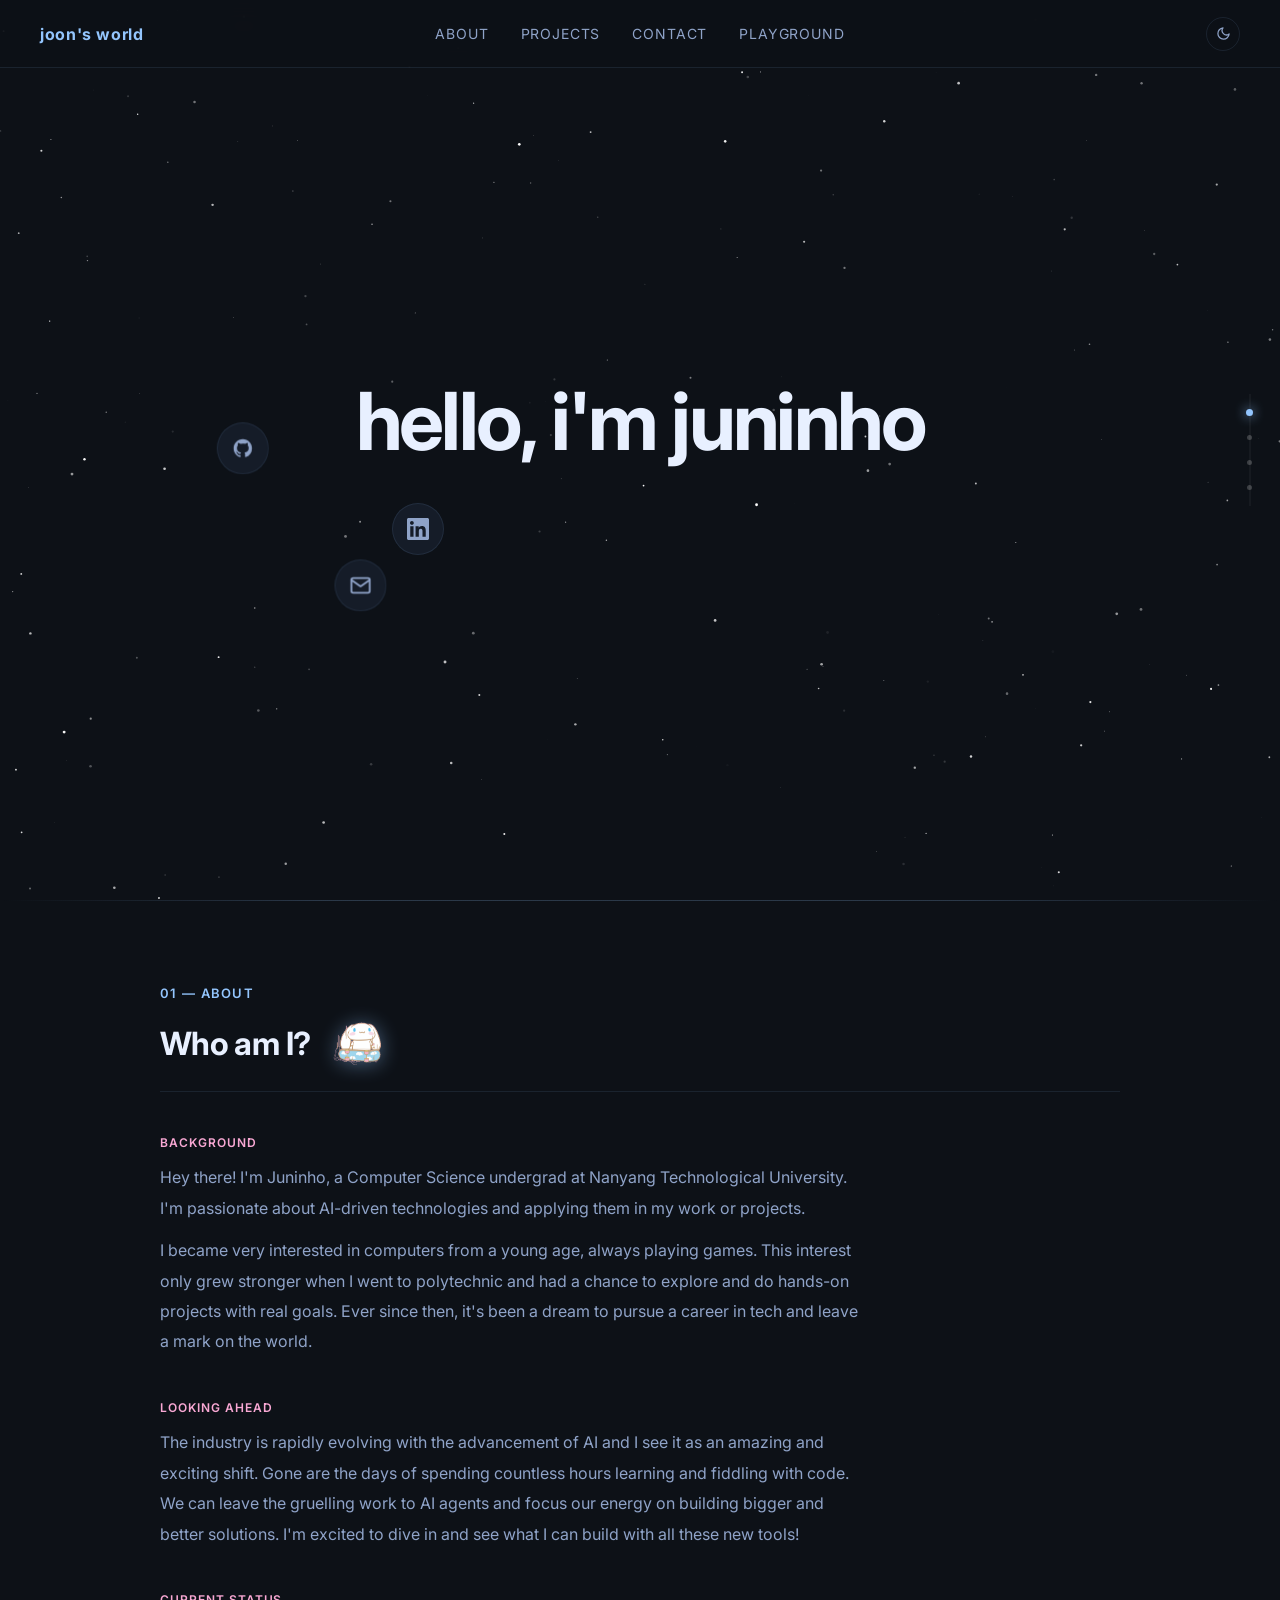
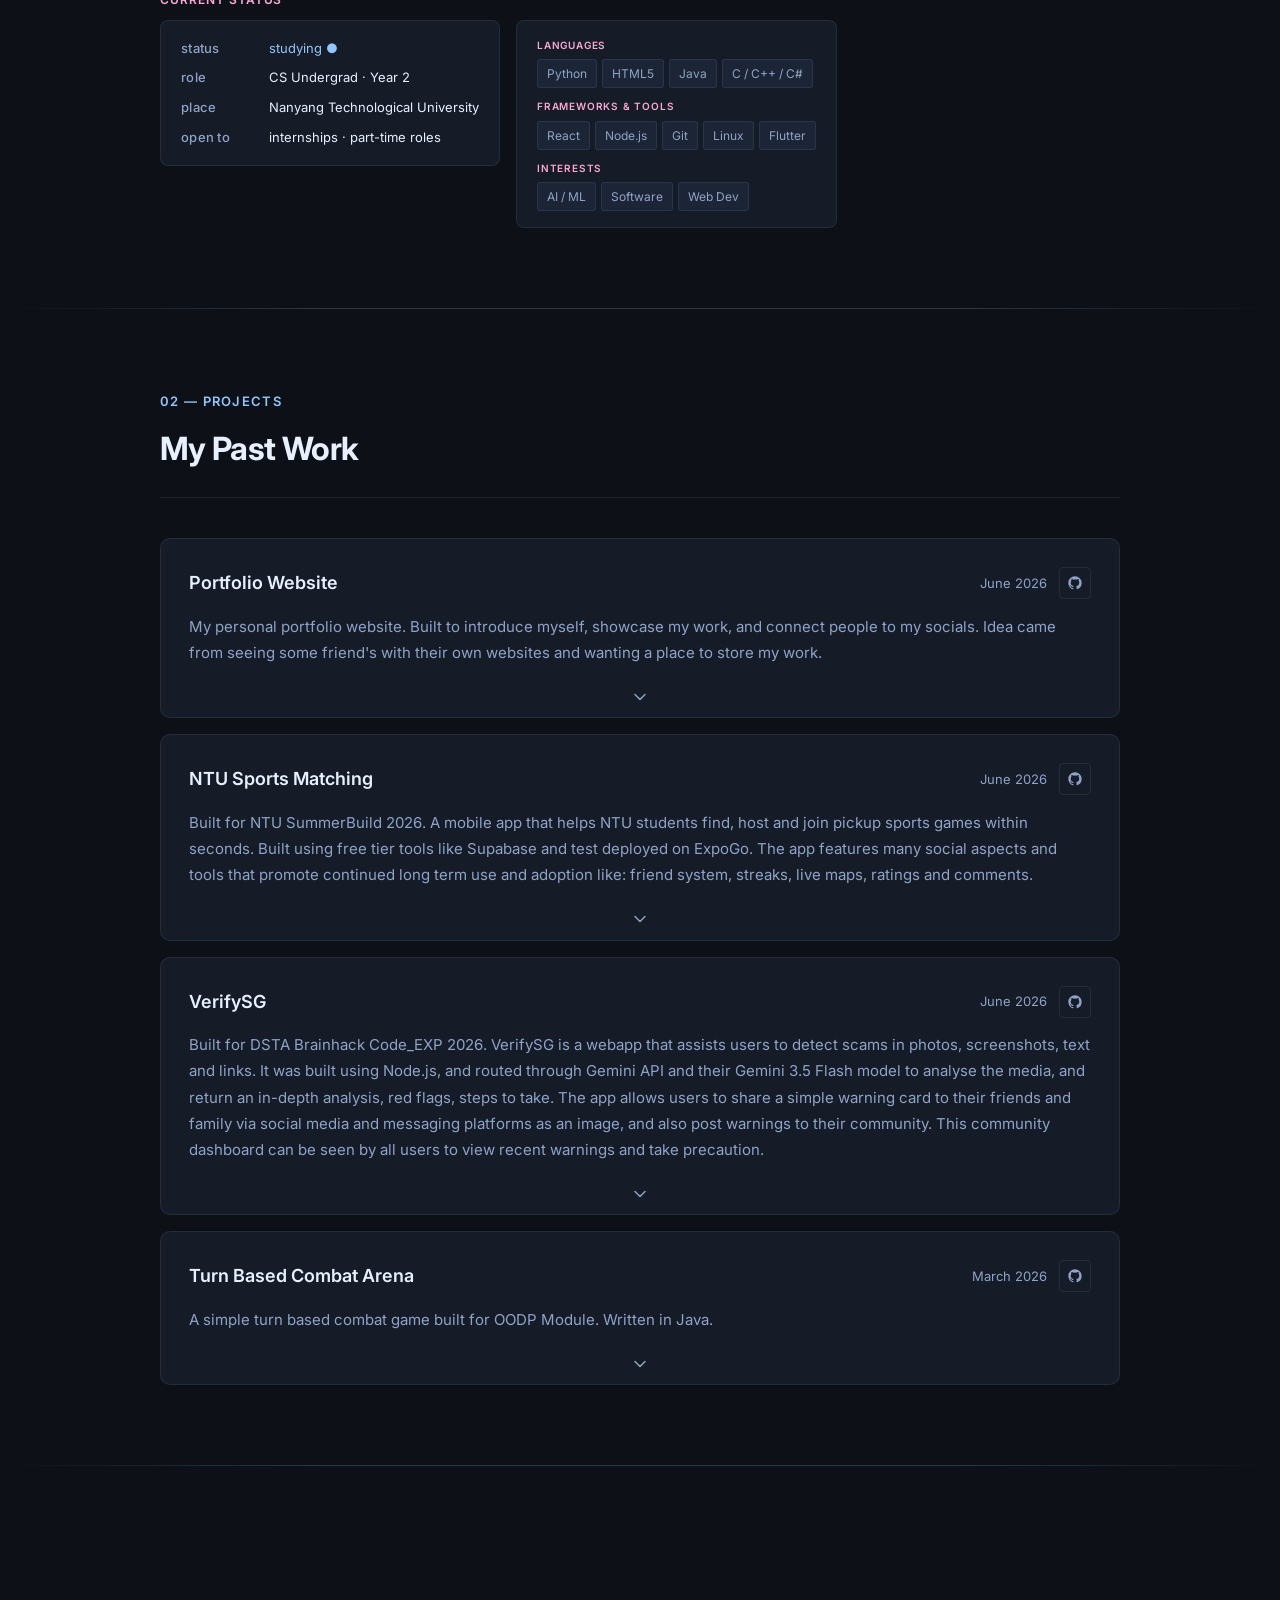
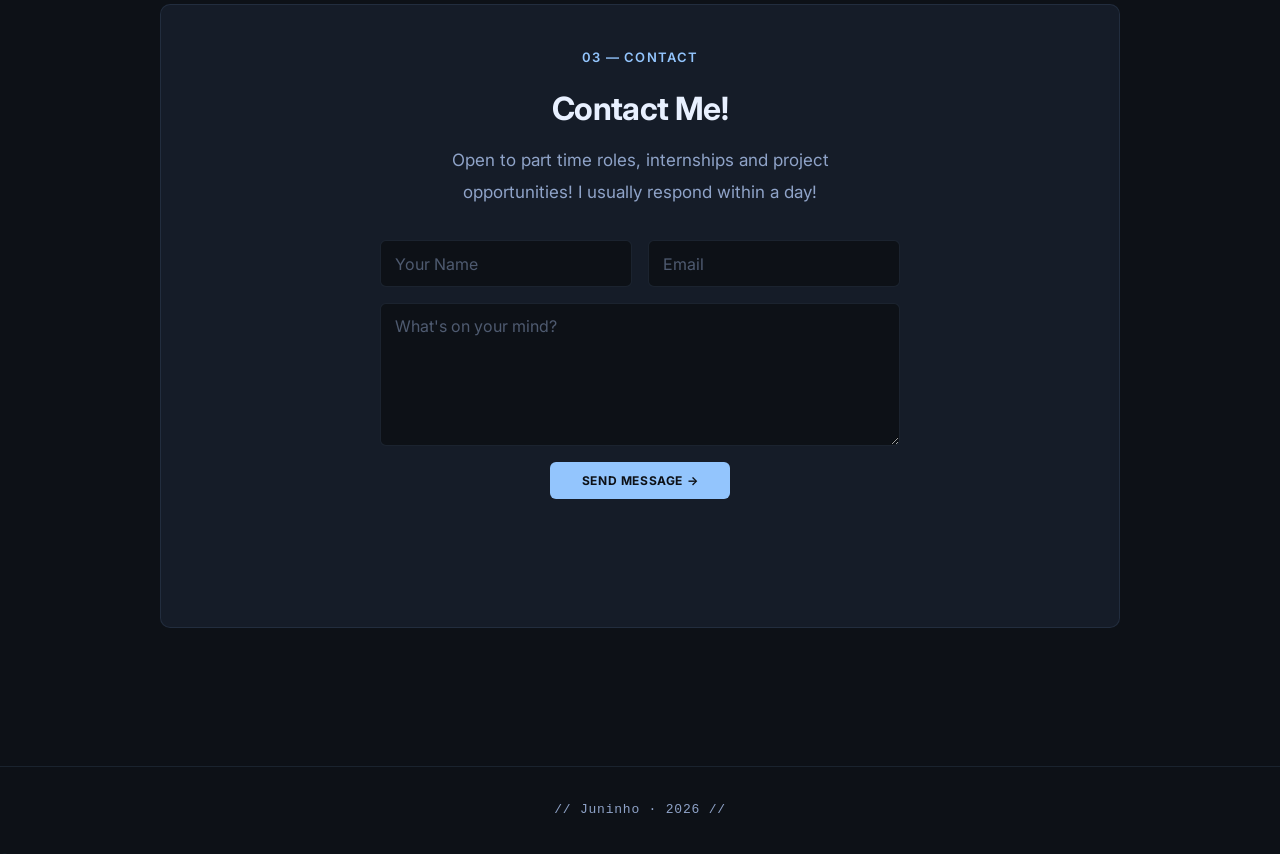
<file: index.html>
﻿<!DOCTYPE html>
<html lang="en">
<head>
<meta charset="UTF-8" />
<meta name="viewport" content="width=device-width, initial-scale=1.0"/>
<title>Joon's World</title>
<meta name="description" content="Hi, I'm Juninho, a CS undergrad at NTU, passionate about AI and building things.">
<meta property="og:title" content="Joon's World">
<meta property="og:description" content="Hi, I'm Juninho, a CS undergrad at NTU, passionate about AI and building things.">
<meta property="og:type" content="website">
<meta property="og:url" content="https://jooniee.dev">
<meta property="og:image" content="https://jooniee.dev/assets/previewcard.png">
<meta name="twitter:card" content="summary">
<meta name="twitter:title" content="Joon's World">
<meta name="twitter:description" content="Hi, I'm Juninho, a CS undergrad at NTU, passionate about AI and building things.">
<link rel="icon" type="image/png" href="assets/cinnalogo.png">
<link rel="stylesheet" href="styles.css"/>
<style>
  html { scroll-behavior: smooth; scroll-padding-top: 72px; }
  section[id] { scroll-margin-top: 72px; }

  /* ── INTRO ── */
  #intro-bg {
    position: fixed; inset: 0;
    background: var(--bg);
    z-index: 999;
    transition: opacity 0.4s ease;
  }

  #intro {
    position: fixed; inset: 0;
    z-index: 1000;
    display: flex; align-items: center; justify-content: center;
    pointer-events: none;
  }

  .intro-line {
    font-family: var(--sans);
    font-weight: 700;
    letter-spacing: -0.03em;
    line-height: 1.05;
    font-size: clamp(1.4rem, 4vw, 2.5rem);
    color: var(--text);
    display: flex; align-items: center; gap: 0.5em;
  }

  .intro-prompt { color: var(--muted); user-select: none; transition: opacity 0.18s ease; }
  #typed { display: inline-block; }

  .intro-cursor {
    display: inline-block;
    height: 2.8em;
    width: auto;
    vertical-align: middle;
    margin-left: 6px;
    transition: opacity 0.18s ease;
  }

  @keyframes blink { 50% { opacity: 0; } }

  .intro-skip {
    position: fixed; bottom: 2rem; right: 2rem;
    font-family: var(--mono); font-size: 13px;
    color: var(--muted); letter-spacing: 0.08em;
    cursor: pointer;
    border: 1px solid var(--border2);
    background: rgba(255,255,255,0.04);
    padding: 10px 20px;
    border-radius: 4px;
    transition: color 0.2s, border-color 0.2s, background 0.2s;
    z-index: 1001;
  }
  .intro-skip:hover {
    color: var(--text);
    border-color: var(--muted);
    background: rgba(255,255,255,0.08);
  }

  /* ── HOME HERO ── */
  .home-hero {
    height: 100vh;
    display: flex; flex-direction: column;
    align-items: center; justify-content: center;
    gap: 1.1rem; text-align: center; padding: 0 2rem;
    position: relative;
    overflow: hidden;
    isolation: isolate;
  }

  .home-hero h1 {
    font-size: clamp(2.5rem, 7vw, 5rem);
    font-weight: 700; letter-spacing: -0.03em;
    line-height: 1.05; color: var(--text); opacity: 0;
  }

  .hero-role {
    font-family: var(--mono);
    font-size: clamp(0.95rem, 2.5vw, 1.4rem);
    color: var(--muted); opacity: 0;
    transform: translateY(10px);
    display: flex; align-items: center;
  }

  .role-text { color: var(--accent2); }

  .role-cursor {
    display: inline-block;
    width: 2px; height: 1em;
    background: var(--accent2);
    vertical-align: middle; margin-left: 3px;
    animation: blink 0.75s step-end infinite;
  }

  .scroll-hint {
    position: absolute; bottom: 2.5rem; left: 50%;
    transform: translateX(-50%);
    display: flex; flex-direction: column; align-items: center; gap: 0.5rem;
    font-family: var(--sans); font-size: 12px;
    color: var(--text); letter-spacing: 0.08em; text-transform: uppercase;
    text-decoration: none; opacity: 0; transition: opacity 0.6s ease;
  }
  .scroll-hint.visible { opacity: 0.65; animation: hint-bob 2.4s ease-in-out infinite; }
  .scroll-hint svg { width: 22px; height: 22px; stroke: var(--accent); fill: none; stroke-width: 2; stroke-linecap: round; stroke-linejoin: round; }

  @keyframes hint-bob {
    0%, 100% { transform: translateX(-50%) translateY(0); }
    50%       { transform: translateX(-50%) translateY(6px); }
  }

  /* ── SHARED SECTION LAYOUT ── */
  .full-screen {
    min-height: 100vh;
    display: flex;
    align-items: center;
    justify-content: center;
  }


  /* ── SECTION SEPARATOR ── */
  .section-sep {
    height: 1px;
    background: linear-gradient(90deg, transparent 0%, var(--border2) 25%, var(--border2) 75%, transparent 100%);
  }

  /* ── HERO BACKGROUND ── */
  #star-canvas {
    position: absolute;
    inset: 0;
    width: 100%;
    height: 100%;
    pointer-events: none;
    z-index: -1;
  }
  [data-theme="light"] #star-canvas { opacity: 0; }

  [data-theme="light"] .home-hero {
    background: linear-gradient(180deg, #9ec4ef 0%, #bedaf6 35%, #d6e8fb 65%, var(--bg) 100%);
  }

  .hero-clouds {
    position: absolute;
    inset: 0;
    overflow: hidden;
    pointer-events: none;
    z-index: -1;
    opacity: 0;
    transition: opacity 0.6s;
  }
  [data-theme="light"] .hero-clouds { opacity: 1; }

  .hero-cloud {
    position: absolute;
    height: auto;
    pointer-events: none;
    animation: cloud-drift linear infinite;
    filter: drop-shadow(0 4px 10px rgba(100,160,220,0.25));
  }

  .hero-cloud:nth-child(1) { width:230px; top:15%; left:-250px; animation-duration:34s; animation-delay:-12s; }
  .hero-cloud:nth-child(2) { width:340px; top:38%; left:-360px; animation-duration:28s; animation-delay:-8s; }
  .hero-cloud:nth-child(3) { width:200px; top:8%;  left:-220px; animation-duration:20s; animation-delay:-18s; }
  .hero-cloud:nth-child(4) { width:270px; top:55%; left:-290px; animation-duration:38s; animation-delay:-4s; }
  .hero-cloud:nth-child(5) { width:380px; top:70%; left:-400px; animation-duration:44s; animation-delay:-28s; }

  @keyframes cloud-drift {
    from { transform: translateX(0); }
    to   { transform: translateX(calc(100vw + 400px)); }
  }

  /* ── CINNAMOROLL STICKER ── */
  .cinna-sticker {
    width: 72px;
    height: auto;
    flex-shrink: 0;
    filter: drop-shadow(0 2px 10px rgba(147,197,253,0.45));
  }

  .main-section {
    width: 100%;
    max-width: 1040px;
    padding: 5rem 2.5rem;
  }

  .section-header {
    margin-bottom: 2.5rem;
    padding-bottom: 1rem;
    border-bottom: 1px solid var(--border);
  }
  .section-header h2 { font-size: 2rem; margin-bottom: 0.25rem; }

  /* ── SCROLL INDICATOR ── */
  .scroll-indicator {
    position: fixed;
    right: 1.75rem;
    top: 50%;
    transform: translateY(-50%);
    z-index: 50;
    display: flex;
    flex-direction: column;
    align-items: center;
    gap: 0;
  }

  .scroll-indicator-track {
    position: relative;
    display: flex;
    flex-direction: column;
    align-items: center;
    padding: 6px 0;
  }

  .scroll-indicator-track::before {
    content: '';
    position: absolute;
    left: 50%; top: 0; bottom: 0;
    width: 1px;
    background: rgba(255,255,255,0.08);
    transform: translateX(-50%);
  }

  .scroll-dot {
    width: 5px; height: 5px;
    border-radius: 50%;
    background: rgba(255,255,255,0.2);
    margin: 10px 0;
    position: relative; z-index: 1;
    transition: all 0.3s ease;
    text-decoration: none;
    display: block;
  }

  .scroll-dot.active {
    background: var(--accent);
    box-shadow: 0 0 8px var(--accent);
    transform: scale(1.4);
  }

  /* ── ABOUT ── */
  .about-rows { display: flex; flex-direction: column; gap: 2.5rem; }

  .col-label {
    font-family: var(--sans); font-size: 12px; font-weight: 600;
    color: var(--accent2); letter-spacing: 0.08em;
    text-transform: uppercase; margin-bottom: 0.6rem;
  }

  .about-row p {
    margin: 0 0 0.75rem;
    font-size: 16px; line-height: 1.9;
    color: var(--muted); max-width: 700px;
  }
  .about-row p:last-of-type { margin-bottom: 0; }

  .status-row-wrap {
    display: flex; flex-wrap: wrap; gap: 1rem;
    align-items: flex-start; margin-top: 0.25rem;
  }
  .status-box {
    display: inline-flex; flex-direction: column; gap: 0.45rem;
    background: var(--bg2); border: 1px solid var(--border);
    border-radius: 8px; padding: 1rem 1.25rem;
  }
  .status-item { display: flex; align-items: baseline; gap: 1rem; font-family: var(--sans); font-size: 13px; }
  .status-key  { color: var(--muted); letter-spacing: 0.02em; min-width: 72px; font-weight: 500; }
  .status-val  { color: var(--text); }
  .status-active { color: var(--accent); }
  .skills-box {
    display: flex; flex-direction: column; gap: 0.65rem;
    background: var(--bg2); border: 1px solid var(--border);
    border-radius: 8px; padding: 1rem 1.25rem;
  }
  .skills-box-title {
    font-family: var(--sans); font-size: 10px; font-weight: 600; color: var(--accent2);
    letter-spacing: 0.08em; text-transform: uppercase; margin-bottom: 0.3rem;
  }
  .skills-tags { display: flex; flex-wrap: wrap; gap: 5px; }
  .skill-tag {
    font-family: var(--sans); font-size: 12px; color: var(--muted);
    background: var(--bg3); border: 1px solid var(--border);
    border-radius: 3px; padding: 3px 9px;
  }

  /* ── PROJECTS ── */
  .proj-grid {
    display: flex;
    flex-direction: column;
    gap: 1rem;
  }

  .proj-card {
    background: var(--bg2);
    border: 1px solid var(--border);
    border-radius: 10px;
    padding: 1.75rem 1.75rem 0.25rem;
    display: flex;
    flex-direction: column;
    gap: 0.9rem;
    transition: border-color 0.2s;
    cursor: pointer;
  }
  .proj-card:hover { border-color: var(--border2); }

  .proj-header {
    display: flex;
    align-items: flex-start;
    justify-content: space-between;
    gap: 1rem;
  }

  .proj-name {
    font-size: 18px;
    font-weight: 600;
    color: var(--text);
    margin: 0;
  }

  .proj-meta-right {
    display: flex;
    flex-direction: row;
    align-items: center;
    gap: 12px;
    flex-shrink: 0;
  }

  .proj-date {
    font-family: var(--sans);
    font-size: 13px;
    color: var(--muted);
  }

  .proj-github {
    display: inline-flex;
    align-items: center;
    justify-content: center;
    color: var(--muted);
    text-decoration: none;
    border: 1px solid var(--border);
    padding: 7px;
    border-radius: 4px;
    transition: color 0.2s, border-color 0.2s;
  }
  .proj-github:hover { color: var(--text); border-color: var(--border2); }
  .proj-github svg { width: 16px; height: 16px; flex-shrink: 0; }

  .proj-desc {
    font-size: 15px;
    line-height: 1.75;
    color: var(--muted);
    margin: 0;
  }

  .proj-reflect-toggle {
    display: flex;
    align-items: center;
    justify-content: center;
    background: none;
    border: none;
    color: var(--muted);
    cursor: pointer;
    padding: 0.4rem 0;
    width: 100%;
    transition: color 0.2s;
  }
  .proj-reflect-toggle:hover { color: var(--text); }

  .proj-chevron {
    width: 20px; height: 20px;
    stroke: currentColor; fill: none;
    stroke-width: 1.75; stroke-linecap: round; stroke-linejoin: round;
    transition: transform 0.25s ease;
    flex-shrink: 0;
  }
  .proj-reflect-toggle[aria-expanded="true"] .proj-chevron { transform: rotate(180deg); }

  /* toggle + reflect live in one wrapper so no flex gap leaks below the button */
  .proj-more { display: flex; flex-direction: column; }

  .proj-reflect {
    max-height: 0;
    overflow: hidden;
    transition: max-height 0.4s ease, padding-top 0.4s ease;
    padding-top: 0;
    font-size: 14px;
    line-height: 1.8;
    color: var(--muted);
  }
  .proj-reflect.open {
    max-height: 600px;
    padding-top: 0.9rem;
    border-top: 1px solid var(--border);
  }
  .proj-reflect p { margin: 0 0 0.65rem; }
  .proj-reflect p:last-child { margin-bottom: 0; }

  /* ── REVEAL ── */
  .reveal { opacity: 0; transform: translateY(20px); transition: opacity 0.55s ease, transform 0.55s ease; }
  .reveal.in-view { opacity: 1; transform: translateY(0); }

  @media (max-width: 740px) {
    .about-columns { grid-template-columns: 1fr; }
    .main-section { padding: 2rem 1.25rem; }
    .scroll-indicator { display: none; }
  }

  /* ── SOCIAL BUBBLES ── */
  .social-bubble {
    position: fixed;
    left: 0; top: 0;
    width: 52px; height: 52px;
    border-radius: 50%;
    background: var(--bg2);
    border: 1px solid var(--border);
    display: flex;
    align-items: center;
    justify-content: center;
    color: var(--muted);
    text-decoration: none;
    z-index: 20;
    backdrop-filter: blur(6px);
    -webkit-backdrop-filter: blur(6px);
    transition: background 0.25s, border-color 0.25s, color 0.25s, box-shadow 0.25s;
    will-change: transform;
  }

  .social-bubble svg {
    width: 22px; height: 22px;
    pointer-events: none;
    flex-shrink: 0;
  }

  .social-bubble:hover {
    background: color-mix(in srgb, var(--accent) 12%, transparent);
    border-color: var(--accent);
    color: var(--accent);
    box-shadow: 0 0 20px color-mix(in srgb, var(--accent) 22%, transparent);
  }


  @media (max-width: 740px) { .social-bubble { width: 44px; height: 44px; } }

  /* ── CONTACT FORM ── */
  .contact-form {
    margin-top: 1.75rem;
    display: flex;
    flex-direction: column;
    gap: 1rem;
    text-align: left;
    width: 100%;
    max-width: 520px;
    margin-left: auto;
    margin-right: auto;
  }

  .form-row {
    display: grid;
    grid-template-columns: 1fr 1fr;
    gap: 1rem;
  }

  .form-group {
    display: flex;
    flex-direction: column;
    gap: 0.4rem;
  }

  .form-group label {
    font-family: var(--mono);
    font-size: 11px;
    color: var(--muted);
    letter-spacing: 0.1em;
    text-transform: uppercase;
  }

  .form-group input,
  .form-group textarea {
    background: var(--bg);
    border: 1px solid var(--border);
    border-radius: 6px;
    padding: 0.65rem 0.85rem;
    color: var(--text);
    font-family: var(--sans);
    font-size: 16px;
    line-height: 1.5;
    resize: vertical;
    transition: border-color 0.2s;
    outline: none;
    width: 100%;
  }

  .form-group input:focus,
  .form-group textarea:focus { border-color: var(--accent); }

  .form-group input.input-error,
  .form-group textarea.input-error { border-color: #f87171; }

  .form-error {
    display: none;
    color: #f87171;
    font-family: var(--mono);
    font-size: 11px;
    letter-spacing: 0.04em;
    margin-top: 0.3rem;
  }
  .form-error.visible { display: block; }

  .form-group input::placeholder,
  .form-group textarea::placeholder { color: var(--muted); opacity: 0.5; }

  .form-submit {
    align-self: center;
    font-family: var(--sans);
    font-size: 12px;
    font-weight: 600;
    letter-spacing: 0.05em;
    text-transform: uppercase;
    color: var(--bg);
    background: var(--accent);
    border: none;
    border-radius: 6px;
    padding: 0.7rem 2rem;
    cursor: pointer;
    font-weight: 700;
    transition: opacity 0.2s, box-shadow 0.2s;
  }
  .form-submit:hover {
    opacity: 0.88;
    box-shadow: 0 0 18px color-mix(in srgb, var(--accent) 30%, transparent);
  }

  @media (max-width: 640px) { .form-row { grid-template-columns: 1fr; } }

  /* extra bottom space for the snapped bubbles */
  #contact .contact-inner { padding-bottom: calc(2.5rem + 88px); }

  [data-theme="light"] #bg-canvas { opacity: 0.35; }
</style>
</head>
<body>

<canvas id="bg-canvas" style="position:fixed;inset:0;z-index:-1;pointer-events:none;"></canvas>

<!-- Floating social bubbles -->
<a class="social-bubble" href="https://github.com/juninhoycj-sudo" target="_blank" aria-label="GitHub">
  <svg viewBox="0 0 24 24" fill="currentColor">
    <path d="M12 2C6.477 2 2 6.484 2 12.017c0 4.425 2.865 8.18 6.839 9.504.5.092.682-.217.682-.483 0-.237-.008-.868-.013-1.703-2.782.605-3.369-1.343-3.369-1.343-.454-1.158-1.11-1.466-1.11-1.466-.908-.62.069-.608.069-.608 1.003.07 1.531 1.032 1.531 1.032.892 1.53 2.341 1.088 2.91.832.092-.647.35-1.088.636-1.338-2.22-.253-4.555-1.113-4.555-4.951 0-1.093.39-1.988 1.029-2.688-.103-.253-.446-1.272.098-2.65 0 0 .84-.27 2.75 1.026A9.564 9.564 0 0112 6.844c.85.004 1.705.115 2.504.337 1.909-1.296 2.747-1.027 2.747-1.027.546 1.379.202 2.398.1 2.651.64.7 1.028 1.595 1.028 2.688 0 3.848-2.339 4.695-4.566 4.943.359.309.678.92.678 1.855 0 1.338-.012 2.419-.012 2.747 0 .268.18.58.688.482A10.019 10.019 0 0022 12.017C22 6.484 17.522 2 12 2z"/>
  </svg>
</a>
<a class="social-bubble" href="https://linkedin.com/in/juninho-yeu" target="_blank" aria-label="LinkedIn">
  <svg viewBox="0 0 24 24" fill="currentColor">
    <path d="M20.447 20.452h-3.554v-5.569c0-1.328-.027-3.037-1.852-3.037-1.853 0-2.136 1.445-2.136 2.939v5.667H9.351V9h3.414v1.561h.046c.477-.9 1.637-1.85 3.37-1.85 3.601 0 4.267 2.37 4.267 5.455v6.286zM5.337 7.433c-1.144 0-2.063-.926-2.063-2.065 0-1.138.92-2.063 2.063-2.063 1.14 0 2.064.925 2.064 2.063 0 1.139-.925 2.065-2.064 2.065zm1.782 13.019H3.555V9h3.564v11.452zM22.225 0H1.771C.792 0 0 .774 0 1.729v20.542C0 23.227.792 24 1.771 24h20.451C23.2 24 24 23.227 24 22.271V1.729C24 .774 23.2 0 22.222 0h.003z"/>
  </svg>
</a>
<a class="social-bubble" href="mailto:juninhoycj@gmail.com" aria-label="Email">
  <svg viewBox="0 0 24 24" fill="none" stroke="currentColor" stroke-width="2" stroke-linecap="round" stroke-linejoin="round">
    <path d="M4 4h16c1.1 0 2 .9 2 2v12c0 1.1-.9 2-2 2H4c-1.1 0-2-.9-2-2V6c0-1.1.9-2 2-2z"/>
    <polyline points="22,6 12,13 2,6"/>
  </svg>
</a>

<div id="intro-bg"></div>
<div id="intro">
  <div class="intro-line">
    <span class="intro-prompt">~/</span>
    <span id="typed"></span><img class="intro-cursor" id="cursor" src="assets/cinna1.gif" alt="">
  </div>
</div>
<button class="intro-skip" id="skip-btn">skip →</button>

<nav>
  <a class="nav-logo" href="#hero">joon's world</a>
  <ul class="nav-links">
    <li><a href="#about">about</a></li>
    <li><a href="#projects">projects</a></li>
    <li><a href="#contact">contact</a></li>
    <li><a href="test.html">playground</a></li>
  </ul>
  <div class="nav-right">
    <button class="theme-toggle" id="theme-toggle" aria-label="Toggle theme"></button>
    <button class="hamburger" id="hamburger" aria-label="Open menu">
      <span></span><span></span><span></span>
    </button>
  </div>
</nav>

<div class="mobile-menu" id="mobile-menu">
  <button class="mobile-close" id="mobile-close" aria-label="Close menu">✕</button>
  <nav class="mobile-nav">
    <a href="#about">about</a>
    <a href="#projects">projects</a>
    <a href="#contact">contact</a>
    <a href="test.html">playground</a>
  </nav>
</div>

<div class="scroll-indicator">
  <div class="scroll-indicator-track">
    <a href="#hero"     class="scroll-dot active" data-section="hero"></a>
    <a href="#about"    class="scroll-dot"         data-section="about"></a>
    <a href="#projects" class="scroll-dot"         data-section="projects"></a>
    <a href="#contact"  class="scroll-dot"         data-section="contact"></a>
  </div>
</div>

<!-- ── HOME HERO ── -->
<section class="home-hero" id="hero">
  <canvas id="star-canvas" aria-hidden="true"></canvas>
  <div class="hero-clouds" aria-hidden="true">
    <img class="hero-cloud" src="assets/cloud-a.svg" alt="" draggable="false">
    <img class="hero-cloud" src="assets/cloud-b.svg" alt="" draggable="false">
    <img class="hero-cloud" src="assets/cloud-c.svg" alt="" draggable="false">
    <img class="hero-cloud" src="assets/cloud-d.svg" alt="" draggable="false">
    <img class="hero-cloud" src="assets/cloud-e.svg" alt="" draggable="false">
  </div>
  <h1 id="hero-name">hello, i'm juninho</h1>
  <div class="hero-role" id="hero-role">
    i'm a&nbsp;<span class="role-text" id="role"></span><span class="role-cursor"></span>
  </div>
  <a class="scroll-hint" id="scroll-hint" href="#about">
    <svg viewBox="0 0 24 24"><polyline points="6 9 12 15 18 9"/></svg>
    scroll
  </a>
</section>

<div class="section-sep" aria-hidden="true"></div>

<!-- ── ABOUT ── -->
<section class="full-screen" id="about">
<div class="main-section about-section">
  <div class="section-header reveal">
    <p class="section-label">01 — about</p>
    <div style="display:flex; align-items:center; gap:0.75rem;">
      <h2 style="margin-bottom:0">Who am I?</h2>
      <img class="cinna-sticker" src="assets/cinna1.gif" alt="" aria-hidden="true">
    </div>
  </div>

  <div class="about-rows">

    <div class="about-row reveal" style="transition-delay:0.05s">
      <div class="col-label">Background</div>
      <p>
        Hey there! I'm Juninho, a Computer Science undergrad at Nanyang Technological University.
        I'm passionate about AI-driven technologies and applying them in my work or projects.
      </p>
      <p>
        I became very interested in computers from a young age, always playing games. This interest only grew stronger when I went to polytechnic
        and had a chance to explore and do hands-on projects with real goals. Ever since then, it's been a dream to pursue a career in tech and leave a mark on the world.
      </p>
    </div>

    <div class="about-row reveal" style="transition-delay:0.1s">
      <div class="col-label">Looking Ahead</div>
      <p>
        The industry is rapidly evolving with the advancement of AI and I see it as an amazing and exciting shift. Gone are the days of spending countless
        hours learning and fiddling with code. We can leave the gruelling work to AI agents and focus our energy on building bigger and better solutions.
        I'm excited to dive in and see what I can build with all these new tools!
      </p>
    </div>

    <div class="about-row reveal" style="transition-delay:0.15s">
      <div class="col-label">Current Status</div>
      <div class="status-row-wrap">
        <div class="status-box">
          <div class="status-item">
            <span class="status-key">status</span>
            <span class="status-val status-active">studying ●</span>
          </div>
          <div class="status-item">
            <span class="status-key">role</span>
            <span class="status-val">CS Undergrad · Year 2</span>
          </div>
          <div class="status-item">
            <span class="status-key">place</span>
            <span class="status-val">Nanyang Technological University</span>
          </div>
          <div class="status-item">
            <span class="status-key">open to</span>
            <span class="status-val">internships · part-time roles</span>
          </div>
        </div>
        <div class="skills-box">
          <div>
            <div class="skills-box-title">languages</div>
            <div class="skills-tags">
              <span class="skill-tag">Python</span>
              <span class="skill-tag">HTML5</span>
              <span class="skill-tag">Java</span>
              <span class="skill-tag">C / C++ / C#</span>
            </div>
          </div>
          <div>
            <div class="skills-box-title">frameworks & tools</div>
            <div class="skills-tags">
              <span class="skill-tag">React</span>
              <span class="skill-tag">Node.js</span>
              <span class="skill-tag">Git</span>
              <span class="skill-tag">Linux</span>
              <span class="skill-tag">Flutter</span>
            </div>
          </div>
          <div>
            <div class="skills-box-title">interests</div>
            <div class="skills-tags">
              <span class="skill-tag">AI / ML</span>
              <span class="skill-tag">Software</span>
              <span class="skill-tag">Web Dev</span>
            </div>
          </div>
        </div>
      </div>
    </div>

  </div>
</div>
</section>

<div class="section-sep" aria-hidden="true"></div>

<!-- ── PROJECTS ── -->
<section class="full-screen" id="projects">
<div class="main-section">
  <div class="section-header reveal">
    <p class="section-label">02 — projects</p>
    <h2>My Past Work</h2>
  </div>

  <div class="proj-grid">
    <div class="proj-card reveal" style="transition-delay:0.05s">
      <div class="proj-header">
        <h3 class="proj-name">Portfolio Website</h3>
        <div class="proj-meta-right">
          <span class="proj-date">June 2026</span>
          <a class="proj-github" href="https://github.com/juninhoycj-sudo/Portfolio-Website" target="_blank">
            <svg viewBox="0 0 24 24" fill="currentColor"><path d="M12 2C6.477 2 2 6.484 2 12.017c0 4.425 2.865 8.18 6.839 9.504.5.092.682-.217.682-.483 0-.237-.008-.868-.013-1.703-2.782.605-3.369-1.343-3.369-1.343-.454-1.158-1.11-1.466-1.11-1.466-.908-.62.069-.608.069-.608 1.003.07 1.531 1.032 1.531 1.032.892 1.53 2.341 1.088 2.91.832.092-.647.35-1.088.636-1.338-2.22-.253-4.555-1.113-4.555-4.951 0-1.093.39-1.988 1.029-2.688-.103-.253-.446-1.272.098-2.65 0 0 .84-.27 2.75 1.026A9.564 9.564 0 0112 6.844c.85.004 1.705.115 2.504.337 1.909-1.296 2.747-1.027 2.747-1.027.546 1.379.202 2.398.1 2.651.64.7 1.028 1.595 1.028 2.688 0 3.848-2.339 4.695-4.566 4.943.359.309.678.92.678 1.855 0 1.338-.012 2.419-.012 2.747 0 .268.18.58.688.482A10.019 10.019 0 0022 12.017C22 6.484 17.522 2 12 2z"/></svg>
          </a>
        </div>
      </div>
      <p class="proj-desc">
        My personal portfolio website. Built to introduce myself, showcase my work, and connect people to my socials. Idea came from seeing some friend's with their own websites and wanting a place to store my work.

      </p>
      <div class="proj-more">
        <button class="proj-reflect-toggle" aria-expanded="false">
          <svg class="proj-chevron" viewBox="0 0 24 24"><polyline points="6 9 12 15 18 9"/></svg>
        </button>
        <div class="proj-reflect">
          <p>
            After experiencing two hackathons, I really wanted a place to store my projects, showcase myself and some personality. I applied some GenAI techniques I learnt from the hackathons to slowly build this site.
            I took alot of inspiration from others though but I hope you all can feel my personal touches! It was a great learning experience and refresher as I have built websites before in Polytechnic but definitely not on this scale.
            Going through every edit, prompting the AI and learning through inspection and testing. The playground section of my code is 100% handwritten and yeah... you can see how much difference in the amount of work you can do in a day
            vs GenAI. More to come on this website so stay tuned!
          </p>
        </div>
      </div>
    </div>


    <div class="proj-card reveal" style="transition-delay:0.05s">
      <div class="proj-header">
        <h3 class="proj-name">NTU Sports Matching</h3>
        <div class="proj-meta-right">
          <span class="proj-date">June 2026</span>
          <a class="proj-github" href="https://github.com/tensixn/SummerBuild" target="_blank">
            <svg viewBox="0 0 24 24" fill="currentColor"><path d="M12 2C6.477 2 2 6.484 2 12.017c0 4.425 2.865 8.18 6.839 9.504.5.092.682-.217.682-.483 0-.237-.008-.868-.013-1.703-2.782.605-3.369-1.343-3.369-1.343-.454-1.158-1.11-1.466-1.11-1.466-.908-.62.069-.608.069-.608 1.003.07 1.531 1.032 1.531 1.032.892 1.53 2.341 1.088 2.91.832.092-.647.35-1.088.636-1.338-2.22-.253-4.555-1.113-4.555-4.951 0-1.093.39-1.988 1.029-2.688-.103-.253-.446-1.272.098-2.65 0 0 .84-.27 2.75 1.026A9.564 9.564 0 0112 6.844c.85.004 1.705.115 2.504.337 1.909-1.296 2.747-1.027 2.747-1.027.546 1.379.202 2.398.1 2.651.64.7 1.028 1.595 1.028 2.688 0 3.848-2.339 4.695-4.566 4.943.359.309.678.92.678 1.855 0 1.338-.012 2.419-.012 2.747 0 .268.18.58.688.482A10.019 10.019 0 0022 12.017C22 6.484 17.522 2 12 2z"/></svg>
          </a>
        </div>
      </div>
      <p class="proj-desc">
        Built for NTU SummerBuild 2026. A mobile app that helps NTU students find, host and join pickup sports games within seconds. Built using free tier tools like Supabase and test deployed on ExpoGo.
        The app features many social aspects and tools that promote continued long term use and adoption like: friend system, streaks, live maps, ratings and comments.
      </p>
      <div class="proj-more">
        <button class="proj-reflect-toggle" aria-expanded="false">
          <svg class="proj-chevron" viewBox="0 0 24 24"><polyline points="6 9 12 15 18 9"/></svg>
        </button>
        <div class="proj-reflect">
          <p>
            This was my second hackathon, atlhough a week apart from my first, it was a great learning experience. I reinforced my understanding that hackathons are not all about great ideas and execution
            but also about having a great presentation pitch, a compelling story and clear explanations. We built too much and tried to make it too polished and functional instead of building a more novel
            and unique solution, which in hindsight was the whole purpose of hackathons... Great ideas.
          </p>
          <p>
            In future, I should be looking into spending more time on the ideation phase and crafting up an idea that is flexible and unique before diving into the build. We should have also maybe looked into using the AI model from
            the partnering company REKA AI, or even integrating AI in our build.
          </p>
          <p>
            Although we didn't win any awards, we were proud of our project as it addressed a reccuring problem in our student lives.
          </p>
        </div>
      </div>
    </div>

    <div class="proj-card reveal" style="transition-delay:0.1s">
      <div class="proj-header">
        <h3 class="proj-name">VerifySG</h3>
        <div class="proj-meta-right">
          <span class="proj-date">June 2026</span>
          <a class="proj-github" href="https://github.com/juninhoycj-sudo/VerifySG" target="_blank">
            <svg viewBox="0 0 24 24" fill="currentColor"><path d="M12 2C6.477 2 2 6.484 2 12.017c0 4.425 2.865 8.18 6.839 9.504.5.092.682-.217.682-.483 0-.237-.008-.868-.013-1.703-2.782.605-3.369-1.343-3.369-1.343-.454-1.158-1.11-1.466-1.11-1.466-.908-.62.069-.608.069-.608 1.003.07 1.531 1.032 1.531 1.032.892 1.53 2.341 1.088 2.91.832.092-.647.35-1.088.636-1.338-2.22-.253-4.555-1.113-4.555-4.951 0-1.093.39-1.988 1.029-2.688-.103-.253-.446-1.272.098-2.65 0 0 .84-.27 2.75 1.026A9.564 9.564 0 0112 6.844c.85.004 1.705.115 2.504.337 1.909-1.296 2.747-1.027 2.747-1.027.546 1.379.202 2.398.1 2.651.64.7 1.028 1.595 1.028 2.688 0 3.848-2.339 4.695-4.566 4.943.359.309.678.92.678 1.855 0 1.338-.012 2.419-.012 2.747 0 .268.18.58.688.482A10.019 10.019 0 0022 12.017C22 6.484 17.522 2 12 2z"/></svg>
          </a>
        </div>
      </div>
      <p class="proj-desc">
        Built for DSTA Brainhack Code_EXP 2026. VerifySG is a webapp that assists users to detect scams in photos, screenshots, text and links. It was built
        using Node.js, and routed through Gemini API and their Gemini 3.5 Flash model to analyse the media, and return an in-depth analysis, red flags, steps to take.
        The app allows users to share a simple warning card to their friends and family via social media and messaging platforms as an image, and also post warnings to
        their community. This community dashboard can be seen by all users to view recent warnings and take precaution.
      </p>
      <div class="proj-more">
        <button class="proj-reflect-toggle" aria-expanded="false">
          <svg class="proj-chevron" viewBox="0 0 24 24"><polyline points="6 9 12 15 18 9"/></svg>
        </button>
        <div class="proj-reflect">
          <p>
            This was my first hackathon experience, we made it through qualifiers and placed top 25 as finalists, and although it isn't a traditional overnight hackathon, it was an extremely great experience. 
            Our team was highly inexperienced and rusty, having not done much since graduating from polytechnic and we took this as an opportunity to refresh and learn. Aaaaand we realised we were out of our depth. HAHAHAHAHA.
          </p>
          <p>
            There were a lot of learning points, first was coming up with a unique solution that addresses the topics set by the organisers. With very specific target demographics and issues, it was hard to come up
            with very novel ideas, and this led me to realise that I don't just need to have great technical ability, but also think more about problems and ideas on the daily. Having a more inquisitve outlook on my
            surroundings and jotting them down will be key to coming up with newer ideas in future.
          </p>
          <p>
            Second was the role of AI in today's field. Agentic AI has leveled the field and is revolutionary. Builds that would take weeks or months can be completed in days. Everyone can build apps and websites, but
            the key is in the human aspects of your build. The UI design, user experience, the idea and problem it solves, these are all key things that AI cannot replicate. Sure it is easy to just tell Claude to make
            me an app, but there is also skill in prompt engineering, slowly building a website from scratch with a vision in mind, sets you apart from the hundreds and thousands of generated websites popping up everyday
            by students.
          </p>
          <p>
            Lastly is the art of presentation. I can't just have a great idea, I need to sell it. Every team I saw and interacted with had a compelling story, great visuals and well rehearsed lines. It made me truly believe
            in their product and its impact. Whereas our team sort of winged the presentation, kinda just diving into the app and showing it to the judges. We didn't really see the importance of the presentation and it showed.
            The judges were disengaged and questioned the effectiveness of our solution and the target demographic it will serve. I think it will be beneficial to learn more from my peers in school about their presentation techniques
            and tools they use to draw interest.
          </p>
        </div>
      </div>
    </div>

    <div class="proj-card reveal" style="transition-delay:0.15s">
      <div class="proj-header">
        <h3 class="proj-name">Turn Based Combat Arena</h3>
        <div class="proj-meta-right">
          <span class="proj-date">March 2026</span>
          <a class="proj-github" href="https://github.com/wangsengg/SC2002_FDAE_Group6_Turn-Based-Combat-Arena" target="_blank">
            <svg viewBox="0 0 24 24" fill="currentColor"><path d="M12 2C6.477 2 2 6.484 2 12.017c0 4.425 2.865 8.18 6.839 9.504.5.092.682-.217.682-.483 0-.237-.008-.868-.013-1.703-2.782.605-3.369-1.343-3.369-1.343-.454-1.158-1.11-1.466-1.11-1.466-.908-.62.069-.608.069-.608 1.003.07 1.531 1.032 1.531 1.032.892 1.53 2.341 1.088 2.91.832.092-.647.35-1.088.636-1.338-2.22-.253-4.555-1.113-4.555-4.951 0-1.093.39-1.988 1.029-2.688-.103-.253-.446-1.272.098-2.65 0 0 .84-.27 2.75 1.026A9.564 9.564 0 0112 6.844c.85.004 1.705.115 2.504.337 1.909-1.296 2.747-1.027 2.747-1.027.546 1.379.202 2.398.1 2.651.64.7 1.028 1.595 1.028 2.688 0 3.848-2.339 4.695-4.566 4.943.359.309.678.92.678 1.855 0 1.338-.012 2.419-.012 2.747 0 .268.18.58.688.482A10.019 10.019 0 0022 12.017C22 6.484 17.522 2 12 2z"/></svg>
          </a>
        </div>
      </div>
      <p class="proj-desc">A simple turn based combat game built for OODP Module. Written in Java.</p>
      <div class="proj-more">
        <button class="proj-reflect-toggle" aria-expanded="false">
          <svg class="proj-chevron" viewBox="0 0 24 24"><polyline points="6 9 12 15 18 9"/></svg>
        </button>
        <div class="proj-reflect">
          <p>
            First Github documented project in NTU, it was definitely a learning curve, documenting, committing and logging code onto Github. It wasn't particularly difficult or challenging, large thanks to
            GenAI tools to build a great skeleton, and us filling out the code content along the way.
          </p>
        </div>
      </div>
    </div>

  </div>
</div>
</section>

<div class="section-sep" aria-hidden="true"></div>

<!-- ── CONTACT ── -->
<section class="full-screen" id="contact">
<div class="main-section">
  <div class="reveal">
    <div class="contact-inner">
      <p class="section-label" style="margin-bottom:0.75rem">03 — contact</p>
      <h2>Contact Me!</h2>
      <p>Open to part time roles, internships and project opportunities! I usually respond within a day!</p>

      <form class="contact-form" action="https://api.web3forms.com/submit" method="POST" novalidate>
        <input type="hidden" name="access_key" value="faa990af-2602-42e0-88a7-a183fe294e7b">
        <input type="hidden" name="subject" value="New message from jooniee.dev">
        <input type="checkbox" name="botcheck" style="display:none">
        <div class="form-row">
          <div class="form-group">
            <input type="text" name="name" placeholder="Your Name">
            <span class="form-error" data-field="name"></span>
          </div>
          <div class="form-group">
            <input type="email" name="email" placeholder="Email">
            <span class="form-error" data-field="email"></span>
          </div>
        </div>
        <div class="form-group">
          <textarea name="message" rows="5" placeholder="What's on your mind?"></textarea>
          <span class="form-error" data-field="message"></span>
        </div>
        <button type="submit" class="form-submit">Send Message →</button>
      </form>
    </div>
  </div>
</div>
</section>

<footer>// Juninho · 2026 //</footer>

<button class="back-top" id="back-top" aria-label="Back to top">
  <svg viewBox="0 0 24 24"><polyline points="18 15 12 9 6 15"/></svg>
</button>

<script>
/* ── Theme toggle ── */
(function () {
  const MOON = '<svg viewBox="0 0 24 24" fill="none" stroke="currentColor" stroke-width="2" stroke-linecap="round" stroke-linejoin="round"><path d="M21 12.79A9 9 0 1 1 11.21 3 7 7 0 0 0 21 12.79z"/></svg>';
  const SUN  = '<svg viewBox="0 0 24 24" fill="none" stroke="currentColor" stroke-width="2" stroke-linecap="round" stroke-linejoin="round"><circle cx="12" cy="12" r="5"/><line x1="12" y1="1" x2="12" y2="3"/><line x1="12" y1="21" x2="12" y2="23"/><line x1="4.22" y1="4.22" x2="5.64" y2="5.64"/><line x1="18.36" y1="18.36" x2="19.78" y2="19.78"/><line x1="1" y1="12" x2="3" y2="12"/><line x1="21" y1="12" x2="23" y2="12"/><line x1="4.22" y1="19.78" x2="5.64" y2="18.36"/><line x1="18.36" y1="5.64" x2="19.78" y2="4.22"/></svg>';

  const root = document.documentElement;
  const btn  = document.getElementById('theme-toggle');
  const saved = localStorage.getItem('theme') || 'dark';
  root.setAttribute('data-theme', saved);
  btn.innerHTML = saved === 'dark' ? MOON : SUN;

  btn.addEventListener('click', () => {
    const next = root.getAttribute('data-theme') === 'dark' ? 'light' : 'dark';
    root.setAttribute('data-theme', next);
    localStorage.setItem('theme', next);
    btn.innerHTML = next === 'dark' ? MOON : SUN;
  });
})();
</script>

<script>
(function () {
  history.scrollRestoration = 'manual';
  window.scrollTo(0, 0);
  document.documentElement.style.overflow = 'hidden';

  const phrase     = "hello, i'm juninho";
  const typed      = document.getElementById('typed');
  const cursor     = document.getElementById('cursor');
  const prompt     = document.querySelector('.intro-prompt');
  const introBg    = document.getElementById('intro-bg');
  const intro      = document.getElementById('intro');
  const skipBtn    = document.getElementById('skip-btn');
  const heroName   = document.getElementById('hero-name');
  const heroRole   = document.getElementById('hero-role');
  const roleEl     = document.getElementById('role');
  const roleCursor = document.querySelector('.role-cursor');
  const scrollHint = document.getElementById('scroll-hint');

  const roles = [
    "software engineer",
    "avid gamer",
    "full stack developer",
    "mahjong addict",
    "hungry boy",
    "heavy snoozer",
  ];

  const roleColors = ['#4ade80','#22d3ee','#f472b6','#fb923c','#a78bfa','#facc15'];

  let rIdx = 0, cIdx = 0, deleting = false;

  function typeRole() {
    const word = roles[rIdx];
    if (!deleting) {
      roleEl.textContent = word.slice(0, ++cIdx);
      if (cIdx === word.length) {
        deleting = true;
        setTimeout(typeRole, 2800);
        return;
      }
    } else {
      roleEl.textContent = word.slice(0, --cIdx);
      if (cIdx === 0) {
        deleting = false;
        rIdx = (rIdx + 1) % roles.length;
        const nextColor = roleColors[Math.floor(Math.random() * roleColors.length)];
        roleEl.style.color = nextColor;
        roleCursor.style.background = nextColor;
        setTimeout(typeRole, 380);
        return;
      }
    }
    setTimeout(typeRole, deleting ? 40 : 70 + Math.random() * 30);
  }

  function revealRole() {
    heroRole.style.transition = 'opacity 0.5s ease, transform 0.5s ease';
    heroRole.style.opacity    = '1';
    heroRole.style.transform  = 'translateY(0)';
    const initColor = roleColors[Math.floor(Math.random() * roleColors.length)];
    roleEl.style.color = initColor;
    roleCursor.style.background = initColor;
    setTimeout(typeRole, 200);
    setTimeout(() => scrollHint.classList.add('visible'), 1200);
  }

  function dismiss() {
    skipBtn.remove();
    cursor.style.opacity = '0';
    prompt.style.opacity = '0';

    setTimeout(() => {
      const fromRect = typed.getBoundingClientRect();
      const toRect   = heroName.getBoundingClientRect();

      const dx    = (toRect.left + toRect.width  / 2) - (fromRect.left + fromRect.width  / 2);
      const dy    = (toRect.top  + toRect.height / 2) - (fromRect.top  + fromRect.height / 2);
      const scale = toRect.height / fromRect.height;

      introBg.style.opacity       = '0';
      typed.style.transition      = 'transform 0.4s cubic-bezier(0.4, 0, 0.2, 1)';
      typed.style.transformOrigin = '50% 50%';
      typed.style.transform       = `translate(${dx}px, ${dy}px) scale(${scale})`;

      setTimeout(() => {
        heroName.style.opacity = '1';
        requestAnimationFrame(() => {
          introBg.remove();
          intro.remove();
          document.documentElement.style.overflow = '';
          document.querySelector('nav').style.opacity = '1';
          setTimeout(revealRole, 80);
        });
      }, 420);
    }, 100);
  }

  function skipAll() {
    skipBtn.remove();
    introBg.remove();
    intro.remove();
    document.documentElement.style.overflow = '';
    document.querySelector('nav').style.opacity = '1';
    heroName.style.opacity   = '1';
    heroRole.style.opacity   = '1';
    heroRole.style.transform = 'translateY(0)';
    typeRole();
    setTimeout(() => scrollHint.classList.add('visible'), 1200);
  }

  skipBtn.addEventListener('click', skipAll);

  let i = 0;
  function type() {
    if (i < phrase.length) {
      typed.textContent += phrase[i++];
      setTimeout(type, 35 + Math.random() * 30);
    } else {
      setTimeout(dismiss, 500);
    }
  }

  setTimeout(type, 200);

  /* ── Scroll reveal ── */
  const observer = new IntersectionObserver(entries => {
    entries.forEach(entry => {
      if (entry.isIntersecting) {
        entry.target.classList.add('in-view');
        observer.unobserve(entry.target);
      }
    });
  }, { threshold: 0.12 });

  document.querySelectorAll('.reveal').forEach(el => observer.observe(el));

  /* ── Scroll indicator ── */
  const dots = document.querySelectorAll('.scroll-dot');
  const sectionObserver = new IntersectionObserver(entries => {
    entries.forEach(entry => {
      if (entry.isIntersecting) {
        dots.forEach(d => d.classList.remove('active'));
        const dot = document.querySelector(`.scroll-dot[data-section="${entry.target.id}"]`);
        if (dot) dot.classList.add('active');
      }
    });
  }, { threshold: 0.5 });

  ['hero', 'about', 'projects', 'contact'].forEach(id => {
    const el = document.getElementById(id);
    if (el) sectionObserver.observe(el);
  });

  /* ── Hamburger menu ── */
  const navEl      = document.querySelector('nav');
  const hamburger  = document.getElementById('hamburger');
  const mobileMenu = document.getElementById('mobile-menu');
  const mobileClose = document.getElementById('mobile-close');

  function openMenu() {
    mobileMenu.classList.add('open');
    hamburger.classList.add('open');
    navEl.classList.add('menu-open');
  }

  function closeMenu() {
    mobileMenu.classList.remove('open');
    hamburger.classList.remove('open');
    navEl.classList.remove('menu-open');
  }

  hamburger.addEventListener('click', () => mobileMenu.classList.contains('open') ? closeMenu() : openMenu());
  mobileClose.addEventListener('click', closeMenu);
  document.querySelectorAll('.mobile-nav a').forEach(a => a.addEventListener('click', closeMenu));
})();
</script>
<script src="transitions.js"></script>
<script>
/* ── Contact form — custom validation + async submit ── */
(function () {
  const form = document.querySelector('.contact-form');
  if (!form) return;
  const btn = form.querySelector('.form-submit');

  function showError(name, msg) {
    const input = form.querySelector(`[name="${name}"]`);
    const span  = form.querySelector(`.form-error[data-field="${name}"]`);
    if (input) input.classList.add('input-error');
    if (span)  { span.textContent = msg; span.classList.add('visible'); }
  }

  function clearError(name) {
    const input = form.querySelector(`[name="${name}"]`);
    const span  = form.querySelector(`.form-error[data-field="${name}"]`);
    if (input) input.classList.remove('input-error');
    if (span)  { span.textContent = ''; span.classList.remove('visible'); }
  }

  // Clear error as soon as the user starts typing
  form.querySelectorAll('input, textarea').forEach(el => {
    el.addEventListener('input', () => clearError(el.name));
  });

  form.addEventListener('submit', async function (e) {
    e.preventDefault();

    // Validate
    const name    = form.querySelector('[name="name"]');
    const email   = form.querySelector('[name="email"]');
    const message = form.querySelector('[name="message"]');
    let valid = true;

    clearError('name'); clearError('email'); clearError('message');

    if (!name.value.trim())    { showError('name', 'Name is required'); valid = false; }
    if (!email.value.trim())   { showError('email', 'Email is required'); valid = false; }
    else if (!/^[^\s@]+@[^\s@]+\.[^\s@]+$/.test(email.value)) {
      showError('email', 'Enter a valid email'); valid = false;
    }
    if (!message.value.trim()) { showError('message', 'Message is required'); valid = false; }

    if (!valid) return;

    const original = btn.textContent;
    btn.textContent = 'Sending…;
    btn.disabled = true;

    try {
      const res  = await fetch('https://api.web3forms.com/submit', {
        method: 'POST',
        body: new FormData(form),
      });
      const data = await res.json();

      if (data.success) {
        btn.textContent = 'yay! message sent!';
        form.reset();
        setTimeout(() => { btn.textContent = original; btn.disabled = false; }, 3500);
      } else {
        btn.textContent = 'Failed — try again';
        btn.disabled = false;
      }
    } catch {
      btn.textContent = 'Failed — try again';
      btn.disabled = false;
    }
  });
})();

/* ── Back to top ── */
(function () {
  const btn = document.getElementById('back-top');
  window.addEventListener('scroll', () => {
    btn.classList.toggle('visible', window.scrollY > window.innerHeight * 0.5);
  }, { passive: true });
  btn.addEventListener('click', () => window.scrollTo({ top: 0, behavior: 'smooth' }));
})();
</script>
<script>
document.querySelectorAll('.proj-card').forEach(card => {
  const toggle = card.querySelector('.proj-reflect-toggle');
  const panel  = card.querySelector('.proj-reflect');

  function flipCard() {
    const expanded = toggle.getAttribute('aria-expanded') === 'true';
    toggle.setAttribute('aria-expanded', String(!expanded));
    panel.classList.toggle('open', !expanded);
  }

  card.addEventListener('click', flipCard);
  card.querySelectorAll('.proj-github').forEach(link => {
    link.addEventListener('click', e => e.stopPropagation());
  });
});
</script>
<script>
(function () {
  const SIZE  = 52;
  const SPEED = 0.55;
  const bubbles = document.querySelectorAll('.social-bubble');

  const starts = [
    { x: 0.12, y: 0.25, angle: 0.8 },
    { x: 0.78, y: 0.55, angle: 2.5 },
    { x: 0.45, y: 0.75, angle: 4.2 },
  ];

  const states = Array.from(bubbles).map((bubble, i) => {
    const sp = starts[i];
    const ix = sp.x * (window.innerWidth  - SIZE);
    const iy = sp.y * (window.innerHeight - SIZE);
    const s = {
      x: ix, y: iy,
      vx: Math.cos(sp.angle) * SPEED,
      vy: Math.sin(sp.angle) * SPEED,
      phase: i * 2.1,
      paused: false,
      targetX: ix, targetY: iy,
    };
    bubble.addEventListener('mouseenter', () => s.paused = true);
    bubble.addEventListener('mouseleave', () => s.paused = false);
    bubble.style.transform = `translate(${s.x}px,${s.y}px)`;
    return s;
  });

  let mode = 'floating';

  function getDockPositions() {
    const mid    = window.innerHeight / 2;
    const mobile = window.innerWidth <= 740;
    // On mobile, tuck fully off the left edge so they don't block content
    const x = mobile ? -(SIZE + 4) : 20;
    return [
      { x, y: mid - 62 },
      { x, y: mid      },
      { x, y: mid + 62 },
    ];
  }

  // Bubble order: [0]=GitHub  [1]=LinkedIn  [2]=Email
  // Snap into the extended bottom padding zone of the contact-inner box
  function getSnapPositions() {
    const inner = document.querySelector('.contact-inner');
    if (!inner) return getDockPositions();
    const r   = inner.getBoundingClientRect();
    const cx  = r.left + r.width  / 2;
    const y   = r.bottom - SIZE - 36;
    const gap = SIZE + 16;
    return [
      { x: cx - gap - SIZE / 2, y },
      { x: cx        - SIZE / 2, y },
      { x: cx + gap  - SIZE / 2, y },
    ];
  }

  function applyTargets(positions) {
    positions.forEach((pos, i) => {
      states[i].targetX = pos.x;
      states[i].targetY = pos.y;
    });
  }

  function setMode(newMode) {
    if (newMode === mode) return;
    mode = newMode;
    if (newMode === 'docked') {
      applyTargets(getDockPositions());
    } else if (newMode === 'snapped') {
      applyTargets(getSnapPositions());
    } else {
      // Resuming float — sync targets to current position and give fresh velocities
      states.forEach(s => {
        s.targetX = s.x;
        s.targetY = s.y;
        const angle = Math.random() * Math.PI * 2;
        s.vx = Math.cos(angle) * SPEED;
        s.vy = Math.sin(angle) * SPEED;
      });
    }
  }

  function updateMode() {
    const sy         = window.scrollY;
    const H          = window.innerHeight;
    const contactEl  = document.getElementById('contact');
    const contactTop = contactEl ? contactEl.offsetTop : Infinity;

    let next;
    if (sy < H * 0.5)                    next = 'floating';
    else if (sy >= contactTop - H * 0.35) next = 'snapped';
    else                                   next = 'docked';
    setMode(next);
  }

  window.addEventListener('scroll', updateMode, { passive: true });

  (function tick() {
    const t = Date.now() * 0.001;
    const W = window.innerWidth, H = window.innerHeight;

    // Recompute snap targets every frame so bubbles track the box as it scrolls
    if (mode === 'snapped') applyTargets(getSnapPositions());

    states.forEach((s, i) => {
      if (mode === 'floating' && !s.paused) {
        const wobble = 1 + Math.sin(t * 0.4 + s.phase) * 0.18;
        s.x += s.vx * wobble;
        s.y += s.vy * wobble;

        if (s.x <= 0)        { s.x = 0;        s.vx =  Math.abs(s.vx); }
        if (s.x >= W - SIZE) { s.x = W - SIZE; s.vx = -Math.abs(s.vx); }
        if (s.y <= 0)        { s.y = 0;        s.vy =  Math.abs(s.vy); }
        if (s.y >= H - SIZE) { s.y = H - SIZE; s.vy = -Math.abs(s.vy); }

        s.targetX = s.x;
        s.targetY = s.y;
        bubbles[i].style.transform = `translate(${s.x}px,${s.y}px)`;
      } else {
        s.x += (s.targetX - s.x) * 0.065;
        s.y += (s.targetY - s.y) * 0.065;
        bubbles[i].style.transform = `translate(${s.x}px,${s.y}px)`;
      }
    });

    requestAnimationFrame(tick);
  })();
})();
</script>
<script>
(function () {
  const canvas = document.getElementById('bg-canvas');
  const ctx    = canvas.getContext('2d');

  function resize() {
    canvas.width  = window.innerWidth;
    canvas.height = window.innerHeight;
  }
  resize();
  window.addEventListener('resize', resize);

  const COLORS = ['#93c5fd','#f9a8d4','#c4b5fd','#7dd3fc','#fda4af'];
  const mouse  = { x: -9999, y: -9999 };
  window.addEventListener('mousemove', e => { mouse.x = e.clientX; mouse.y = e.clientY; });

  const orbs = Array.from({ length: 15 }, () => {
    const baseR = 35 + Math.random() * 55;
    return {
      x: Math.random() * window.innerWidth,
      y: Math.random() * window.innerHeight,
      vx: (Math.random() - 0.5) * 0.35,
      vy: (Math.random() - 0.5) * 0.35,
      baseR, r: baseR,
      color: COLORS[Math.floor(Math.random() * COLORS.length)],
      baseOpacity: 0.055 + Math.random() * 0.07,
      opacity:     0.055 + Math.random() * 0.07,
      phase: Math.random() * Math.PI * 2,
    };
  });

  window.addEventListener('scroll', () => {
    canvas.style.opacity = Math.max(0, 1 - window.scrollY / window.innerHeight);
  });

  function draw() {
    requestAnimationFrame(draw);
    ctx.clearRect(0, 0, canvas.width, canvas.height);
    if (document.documentElement.getAttribute('data-theme') !== 'light') return;
    const t = Date.now() * 0.001;

    for (const orb of orbs) {
      orb.x += orb.vx;
      orb.y += orb.vy;

      if (orb.x < -orb.baseR)                 orb.x = canvas.width  + orb.baseR;
      if (orb.x >  canvas.width  + orb.baseR) orb.x = -orb.baseR;
      if (orb.y < -orb.baseR)                 orb.y = canvas.height + orb.baseR;
      if (orb.y >  canvas.height + orb.baseR) orb.y = -orb.baseR;

      const prox = Math.max(0, 1 - Math.hypot(mouse.x - orb.x, mouse.y - orb.y) / 160);

      const targetR       = orb.baseR * (1 + prox * 1.6 + Math.sin(t + orb.phase) * 0.04);
      const targetOpacity = orb.baseOpacity * (1 + Math.sin(t * 0.7 + orb.phase) * 0.2) + prox * 0.28;

      orb.r       += (targetR       - orb.r)       * 0.06;
      orb.opacity += (targetOpacity - orb.opacity) * 0.06;

      const r = orb.r;
      ctx.save();
      ctx.globalAlpha = orb.opacity * 0.75;
      ctx.shadowBlur  = 55;
      ctx.shadowColor = orb.color;
      ctx.fillStyle   = orb.color;
      // cloud shape: 3 overlapping puffs
      [[orb.x, orb.y - r*0.18, r*0.58],
       [orb.x - r*0.38, orb.y + r*0.14, r*0.48],
       [orb.x + r*0.38, orb.y + r*0.14, r*0.46]
      ].forEach(([cx, cy, cr]) => {
        ctx.beginPath();
        ctx.arc(cx, cy, cr, 0, Math.PI * 2);
        ctx.fill();
      });
      ctx.restore();
    }
  }

  draw();
})();

/* ── STAR CANVAS ── */
(function () {
  const canvas = document.getElementById('star-canvas');
  if (!canvas) return;
  const ctx = canvas.getContext('2d');
  let stars = [];
  let shooters = [];
  let lastSpawn = Date.now();
  let nextSpawn = 3000 + Math.random() * 4000;

  function resize() {
    canvas.width  = canvas.offsetWidth;
    canvas.height = canvas.offsetHeight;
    stars = Array.from({ length: 220 }, () => ({
      x:  Math.random() * canvas.width,
      y:  Math.random() * canvas.height,
      r:  Math.random() * 1.3 + 0.15,
      a:  Math.random(),
      da: (Math.random() * 0.007 + 0.002) * (Math.random() > 0.5 ? 1 : -1),
    }));
  }

  function spawnShooter() {
    const angle = Math.PI / 4 + (Math.random() - 0.5) * 0.45;
    const speed = 10 + Math.random() * 9;
    const dx = Math.cos(angle), dy = Math.sin(angle);
    shooters.push({
      x:     Math.random() * canvas.width  * 0.7,
      y:     Math.random() * canvas.height * 0.45,
      vx:    dx * speed,
      vy:    dy * speed,
      dx, dy,
      alpha: 1.0,
      tail:  80 + Math.random() * 60,
    });
  }

  function draw() {
    requestAnimationFrame(draw);
    ctx.clearRect(0, 0, canvas.width, canvas.height);
    if (document.documentElement.getAttribute('data-theme') === 'light') return;

    stars.forEach(s => {
      s.a += s.da;
      if (s.a >= 1 || s.a <= 0.05) s.da *= -1;
      ctx.beginPath();
      ctx.arc(s.x, s.y, s.r, 0, Math.PI * 2);
      ctx.fillStyle = `rgba(255,255,255,${s.a.toFixed(3)})`;
      ctx.fill();
    });

    const now = Date.now();
    if (now - lastSpawn > nextSpawn) {
      lastSpawn = now;
      nextSpawn = 3000 + Math.random() * 5000;
      spawnShooter();
    }

    ctx.save();
    ctx.lineWidth = 1.5;
    shooters = shooters.filter(s => s.alpha > 0);
    shooters.forEach(s => {
      s.x += s.vx;
      s.y += s.vy;
      s.alpha -= 0.016;
      if (s.alpha <= 0) return;
      const tx = s.x - s.dx * s.tail;
      const ty = s.y - s.dy * s.tail;
      const grad = ctx.createLinearGradient(tx, ty, s.x, s.y);
      grad.addColorStop(0, 'rgba(255,255,255,0)');
      grad.addColorStop(1, `rgba(255,255,255,${Math.min(s.alpha, 0.9).toFixed(3)})`);
      ctx.beginPath();
      ctx.moveTo(tx, ty);
      ctx.lineTo(s.x, s.y);
      ctx.strokeStyle = grad;
      ctx.stroke();
    });
    ctx.restore();
  }

  resize();
  draw();
  window.addEventListener('resize', resize);
})();
</script>
</body>
</html>
</file>
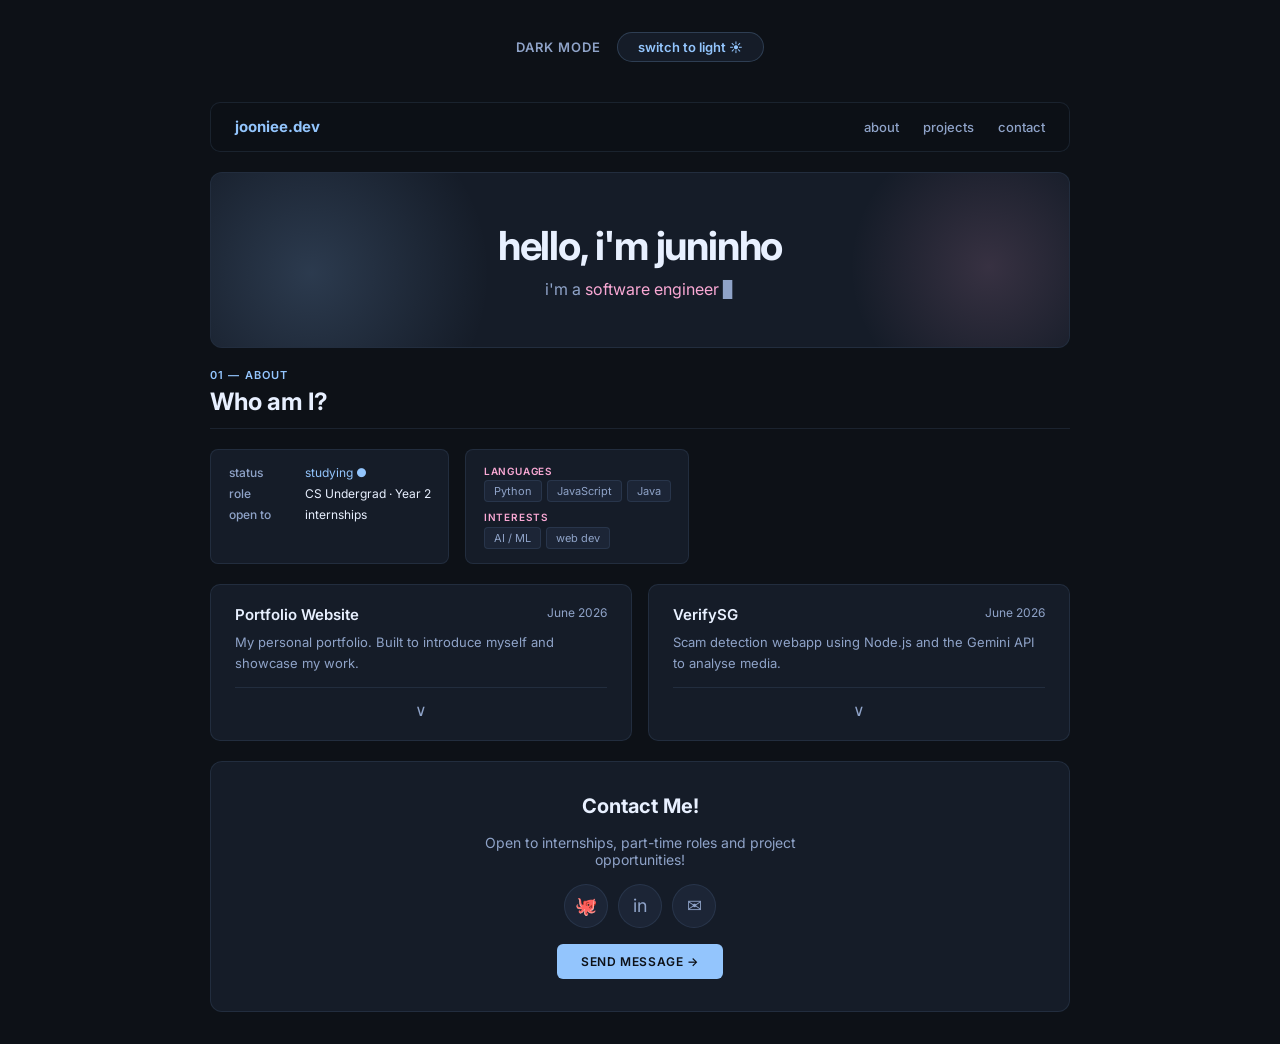
<file: theme-preview.html>
<!DOCTYPE html>
<html lang="en" data-theme="dark">
<head>
<meta charset="UTF-8"/>
<meta name="viewport" content="width=device-width, initial-scale=1.0"/>
<title>Theme Preview — Cinnamoroll</title>
<style>
@import url('https://fonts.googleapis.com/css2?family=Inter:wght@400;500;600;700&display=swap');

* { box-sizing: border-box; margin: 0; padding: 0; }

/* ── DARK: deep navy, sky blue + blush pink ── */
:root, [data-theme="dark"] {
  --bg:      #0d1117;
  --bg2:     #151c28;
  --bg3:     #1c2536;
  --border:  rgba(147,197,253,0.1);
  --border2: rgba(147,197,253,0.2);
  --text:    #e8f0ff;
  --muted:   #8fa3c8;
  --accent:  #93c5fd;   /* Cinnamoroll sky blue */
  --accent2: #f9a8d4;   /* blush pink */
}

/* ── LIGHT: soft cream-blue, richer tones ── */
[data-theme="light"] {
  --bg:      #f5f8ff;
  --bg2:     #eaf1ff;
  --bg3:     #dce8ff;
  --border:  rgba(96,165,250,0.2);
  --border2: rgba(96,165,250,0.35);
  --text:    #1a2e4a;
  --muted:   #5a7a9a;
  --accent:  #3b82f6;   /* richer blue for light bg */
  --accent2: #ec4899;   /* richer pink for light bg */
}

body {
  font-family: 'Inter', sans-serif;
  background: var(--bg);
  color: var(--text);
  min-height: 100vh;
  padding: 2rem;
  transition: background 0.3s, color 0.3s;
}

/* toggle */
.toggle-bar {
  display: flex;
  align-items: center;
  justify-content: center;
  gap: 1rem;
  margin-bottom: 2.5rem;
}
.toggle-label {
  font-size: 13px;
  font-weight: 600;
  letter-spacing: 0.08em;
  text-transform: uppercase;
  color: var(--muted);
}
.toggle-btn {
  background: var(--bg2);
  border: 1px solid var(--border2);
  border-radius: 999px;
  padding: 6px 20px;
  font-family: 'Inter', sans-serif;
  font-size: 13px;
  font-weight: 600;
  color: var(--accent);
  cursor: pointer;
  transition: all 0.2s;
}
.toggle-btn:hover { background: var(--bg3); }

/* preview grid */
.preview {
  max-width: 860px;
  margin: 0 auto;
  display: flex;
  flex-direction: column;
  gap: 1.25rem;
}

/* nav */
.nav-preview {
  background: color-mix(in srgb, var(--bg) 80%, transparent);
  border: 1px solid var(--border);
  border-radius: 10px;
  padding: 0.9rem 1.5rem;
  display: flex;
  align-items: center;
  justify-content: space-between;
  backdrop-filter: blur(8px);
}
.nav-logo { font-weight: 700; font-size: 15px; color: var(--accent); }
.nav-links { display: flex; gap: 1.5rem; }
.nav-links a { font-size: 13px; color: var(--muted); text-decoration: none; font-weight: 500; }

/* hero */
.hero-preview {
  background: var(--bg2);
  border: 1px solid var(--border);
  border-radius: 12px;
  padding: 3rem 2rem;
  text-align: center;
  position: relative;
  overflow: hidden;
}
.hero-preview::before {
  content: '';
  position: absolute;
  top: -80px; left: -80px;
  width: 360px; height: 360px;
  background: radial-gradient(circle, color-mix(in srgb, var(--accent) 18%, transparent) 0%, transparent 70%);
  pointer-events: none;
}
.hero-preview::after {
  content: '';
  position: absolute;
  bottom: -60px; right: -60px;
  width: 280px; height: 280px;
  background: radial-gradient(circle, color-mix(in srgb, var(--accent2) 15%, transparent) 0%, transparent 70%);
  pointer-events: none;
}
.hero-h1 {
  font-size: 2.5rem;
  font-weight: 700;
  letter-spacing: -0.03em;
  color: var(--text);
  position: relative;
  margin-bottom: 0.6rem;
}
.hero-role {
  font-size: 1rem;
  color: var(--muted);
  position: relative;
}
.hero-role span { color: var(--accent2); }

/* section header */
.section-header {
  padding-bottom: 0.75rem;
  border-bottom: 1px solid var(--border);
}
.section-label {
  font-size: 11px; font-weight: 600;
  color: var(--accent); letter-spacing: 0.1em;
  text-transform: uppercase; margin-bottom: 0.3rem;
}
.section-h2 { font-size: 1.5rem; font-weight: 700; color: var(--text); }

/* two columns */
.two-col { display: grid; grid-template-columns: 1fr 1fr; gap: 1rem; }

/* project card */
.proj-card {
  background: var(--bg2);
  border: 1px solid var(--border);
  border-radius: 10px;
  padding: 1.25rem 1.5rem;
  display: flex;
  flex-direction: column;
  gap: 0.5rem;
}
.proj-header { display: flex; justify-content: space-between; align-items: flex-start; }
.proj-name { font-size: 15px; font-weight: 600; color: var(--text); }
.proj-date { font-size: 12px; color: var(--muted); }
.proj-desc { font-size: 13px; color: var(--muted); line-height: 1.65; }
.proj-divider { border: none; border-top: 1px solid var(--border); margin: 0.25rem 0; }
.proj-chevron { text-align: center; color: var(--muted); font-size: 16px; }

/* status + skills */
.boxes { display: flex; gap: 1rem; flex-wrap: wrap; }
.status-box, .skills-box {
  background: var(--bg2);
  border: 1px solid var(--border);
  border-radius: 8px;
  padding: 0.9rem 1.1rem;
  display: flex;
  flex-direction: column;
  gap: 0.4rem;
}
.status-item { display: flex; gap: 1rem; font-size: 12px; }
.status-key { color: var(--muted); min-width: 60px; font-weight: 500; }
.status-val { color: var(--text); }
.status-active { color: var(--accent); }
.skills-box { gap: 0.6rem; }
.skills-title {
  font-size: 10px; font-weight: 600;
  color: var(--accent2); letter-spacing: 0.08em;
  text-transform: uppercase; margin-bottom: 0.2rem;
}
.tags { display: flex; flex-wrap: wrap; gap: 5px; }
.tag {
  font-size: 11px; color: var(--muted);
  background: var(--bg3); border: 1px solid var(--border);
  border-radius: 4px; padding: 3px 9px;
}

/* contact */
.contact-box {
  background: var(--bg2);
  border: 1px solid var(--border);
  border-radius: 12px;
  padding: 2rem;
  text-align: center;
  display: flex;
  flex-direction: column;
  align-items: center;
  gap: 1rem;
}
.contact-box h3 { font-size: 1.25rem; font-weight: 700; color: var(--text); }
.contact-box p { font-size: 14px; color: var(--muted); max-width: 340px; }
.btn {
  font-family: 'Inter', sans-serif;
  font-size: 12px; font-weight: 600;
  letter-spacing: 0.05em; text-transform: uppercase;
  padding: 10px 24px; border-radius: 6px; border: none;
  background: var(--accent); color: var(--bg); cursor: pointer;
}
.bubble-row { display: flex; gap: 10px; }
.bubble {
  width: 44px; height: 44px; border-radius: 50%;
  background: var(--bg3); border: 1px solid var(--border);
  display: flex; align-items: center; justify-content: center;
  color: var(--muted); font-size: 18px;
}
</style>
</head>
<body>

<div class="toggle-bar">
  <span class="toggle-label" id="mode-label">dark mode</span>
  <button class="toggle-btn" id="toggle">switch to light ☀️</button>
</div>

<div class="preview">

  <div class="nav-preview">
    <div class="nav-logo">jooniee.dev</div>
    <div class="nav-links">
      <a href="#">about</a>
      <a href="#">projects</a>
      <a href="#">contact</a>
    </div>
  </div>

  <div class="hero-preview">
    <div class="hero-h1">hello, i'm juninho</div>
    <div class="hero-role">i'm a <span>software engineer</span> ▊</div>
  </div>

  <div class="section-header">
    <div class="section-label">01 — about</div>
    <div class="section-h2">Who am I?</div>
  </div>

  <div class="boxes">
    <div class="status-box">
      <div class="status-item"><span class="status-key">status</span><span class="status-val status-active">studying ●</span></div>
      <div class="status-item"><span class="status-key">role</span><span class="status-val">CS Undergrad · Year 2</span></div>
      <div class="status-item"><span class="status-key">open to</span><span class="status-val">internships</span></div>
    </div>
    <div class="skills-box">
      <div>
        <div class="skills-title">languages</div>
        <div class="tags"><span class="tag">Python</span><span class="tag">JavaScript</span><span class="tag">Java</span></div>
      </div>
      <div>
        <div class="skills-title">interests</div>
        <div class="tags"><span class="tag">AI / ML</span><span class="tag">web dev</span></div>
      </div>
    </div>
  </div>

  <div class="two-col">
    <div class="proj-card">
      <div class="proj-header">
        <div class="proj-name">Portfolio Website</div>
        <div class="proj-date">June 2026</div>
      </div>
      <div class="proj-desc">My personal portfolio. Built to introduce myself and showcase my work.</div>
      <hr class="proj-divider">
      <div class="proj-chevron">∨</div>
    </div>
    <div class="proj-card">
      <div class="proj-header">
        <div class="proj-name">VerifySG</div>
        <div class="proj-date">June 2026</div>
      </div>
      <div class="proj-desc">Scam detection webapp using Node.js and the Gemini API to analyse media.</div>
      <hr class="proj-divider">
      <div class="proj-chevron">∨</div>
    </div>
  </div>

  <div class="contact-box">
    <h3>Contact Me!</h3>
    <p>Open to internships, part-time roles and project opportunities!</p>
    <div class="bubble-row">
      <div class="bubble">🐙</div>
      <div class="bubble">in</div>
      <div class="bubble">✉</div>
    </div>
    <button class="btn">Send Message →</button>
  </div>

</div>

<script>
  const toggle = document.getElementById('toggle');
  const label  = document.getElementById('mode-label');
  let dark = true;
  toggle.addEventListener('click', () => {
    dark = !dark;
    document.documentElement.setAttribute('data-theme', dark ? 'dark' : 'light');
    label.textContent  = dark ? 'dark mode' : 'light mode';
    toggle.textContent = dark ? 'switch to light ☀️' : 'switch to dark 🌙';
  });
</script>
</body>
</html>
</file>
<file: styles.css>
@import url('https://fonts.googleapis.com/css2?family=Inter:wght@400;500;600;700&display=swap');

*, *::before, *::after { box-sizing: border-box; margin: 0; padding: 0; }

/* ── DARK (default) ── */
:root {
  --bg:      #0d1117;
  --bg2:     #151c28;
  --bg3:     #1c2536;
  --border:  rgba(147,197,253,0.1);
  --border2: rgba(147,197,253,0.22);
  --text:    #e8f0ff;
  --muted:   #8fa3c8;
  --accent:  #93c5fd;
  --accent2: #f9a8d4;
  --mono: 'JetBrains Mono', 'Fira Mono', 'Courier New', monospace;
  --sans: 'Inter', -apple-system, BlinkMacSystemFont, 'Segoe UI', sans-serif;
}

/* ── LIGHT ── */
[data-theme="light"] {
  --bg:      #f0f5ff;
  --bg2:     #ddeaff;
  --bg3:     #c6d8ff;
  --border:  rgba(59,130,246,0.28);
  --border2: rgba(59,130,246,0.5);
  --text:    #0d1f38;
  --muted:   #2e4a6e;
  --accent:  #1d4ed8;
  --accent2: #be185d;
}

body {
  background: var(--bg);
  color: var(--text);
  font-family: var(--sans);
  font-size: 17px;
  line-height: 1.75;
  min-height: 100vh;
  transition: background 0.3s ease, color 0.3s ease, opacity 0.25s ease;
}

body.leaving {
  opacity: 0;
  pointer-events: none;
}

/* NAV */
nav {
  position: fixed;
  top: 0; left: 0; right: 0;
  z-index: 100;
  background: color-mix(in srgb, var(--bg) 85%, transparent);
  backdrop-filter: blur(12px);
  border-bottom: 1px solid var(--border);
  display: grid;
  grid-template-columns: 1fr auto 1fr;
  align-items: center;
  justify-content: space-between;
  padding: 0 2.5rem;
  height: 68px;
}
nav.menu-open { z-index: 201; }

.nav-logo {
  font-family: var(--sans);
  font-weight: 700;
  font-size: 16px;
  color: var(--accent);
  letter-spacing: 0.04em;
  text-decoration: none;
}

.nav-links {
  display: flex;
  gap: 2rem;
  list-style: none;
}

.nav-links a {
  font-family: var(--sans);
  font-size: 14px;
  color: var(--muted);
  text-decoration: none;
  letter-spacing: 0.06em;
  text-transform: uppercase;
  transition: color 0.2s, transform 0.2s, text-shadow 0.2s;
  display: inline-block;
}

.nav-links a:hover,
.nav-links a.active { color: var(--text); }

.nav-links a:hover {
  transform: scale(1.1);
  text-shadow: 0 0 12px rgba(232, 234, 240, 0.5);
}


/* BUTTONS */
.btn {
  display: inline-flex;
  align-items: center;
  gap: 8px;
  font-family: var(--sans);
  font-size: 12px;
  font-weight: 600;
  letter-spacing: 0.05em;
  text-transform: uppercase;
  padding: 10px 22px;
  border-radius: 4px;
  text-decoration: none;
  cursor: pointer;
  transition: all 0.2s;
  border: none;
}
.btn-primary { background: var(--accent); color: var(--bg); font-weight: 700; }
.btn-primary:hover { opacity: 0.88; transform: scale(1.06); box-shadow: 0 0 22px color-mix(in srgb, var(--accent) 45%, transparent); }
.btn-secondary { background: transparent; color: var(--text); border: 1px solid var(--border2); }
.btn-secondary:hover { border-color: var(--muted); transform: scale(1.06); box-shadow: 0 0 22px rgba(255, 255, 255, 0.08); }

/* CONTENT PAGES */
.page-content {
  max-width: 860px;
  margin: 0 auto;
  padding: calc(68px + 4rem) 2rem 5rem;
  animation: page-enter 0.45s cubic-bezier(0.4, 0, 0.2, 1) both;
  animation-delay: 0.05s;
}

.section-label {
  font-family: var(--sans);
  font-size: 13px;
  font-weight: 600;
  color: var(--accent);
  letter-spacing: 0.1em;
  text-transform: uppercase;
  margin-bottom: 0.5rem;
}

h2 { font-size: 2rem; font-weight: 700; letter-spacing: -0.02em; margin-bottom: 1.2rem; color: var(--text); }
p { color: var(--muted); line-height: 1.85; margin-bottom: 1rem; }

.tags { display: flex; flex-wrap: wrap; gap: 6px; }
.tag { background: var(--bg3); border: 1px solid var(--border); color: var(--muted); font-family: var(--sans); font-size: 13px; padding: 4px 12px; border-radius: 3px; }

.divider { border: none; border-top: 1px solid var(--border); margin: 3.5rem 0; }

footer { text-align: center; padding: 2rem; font-family: var(--mono); font-size: 13px; color: var(--muted); border-top: 1px solid var(--border); letter-spacing: 0.06em; }

/* ABOUT */
.about-grid { display: grid; grid-template-columns: 1fr 1fr; gap: 3rem; align-items: start; margin-bottom: 3rem; }

.stat-grid {
  display: grid; grid-template-columns: 1fr 1fr; gap: 1px;
  background: var(--border); border: 1px solid var(--border); border-radius: 8px; overflow: hidden;
}
.stat { background: var(--bg2); padding: 1.2rem; }
.stat-num { font-size: 1.8rem; font-weight: 700; color: var(--accent); font-family: var(--mono); letter-spacing: -0.03em; line-height: 1; }
.stat-label { font-size: 12px; color: var(--muted); margin-top: 4px; }

/* SKILLS */
.skills-grid { display: grid; grid-template-columns: repeat(auto-fit, minmax(200px, 1fr)); gap: 1rem; }
.skill-group { background: var(--bg2); border: 1px solid var(--border); border-radius: 8px; padding: 1.2rem; }
.skill-group-title { font-family: var(--sans); font-size: 12px; font-weight: 600; color: var(--accent2); letter-spacing: 0.08em; text-transform: uppercase; margin-bottom: 0.75rem; }

/* TERMINAL */
.terminal {
  background: var(--bg2); border: 1px solid var(--border); border-radius: 8px;
  padding: 1.25rem 1.5rem; font-family: var(--sans); font-size: 13px; margin-top: 3rem; max-width: 520px;
}
.terminal-bar { display: flex; gap: 6px; margin-bottom: 1rem; }
.dot { width: 10px; height: 10px; border-radius: 50%; }
.dot-r { background: #ff5f57; }
.dot-y { background: #febc2e; }
.dot-g { background: #28c840; }
.terminal-line { color: var(--muted); }
.terminal-line .prompt { color: var(--accent); }
.terminal-line .cmd { color: var(--text); }
.terminal-line .out { color: var(--accent2); }
.terminal-line.gap { margin-top: 0.5rem; }

/* PROJECTS */
.project-list { display: flex; flex-direction: column; gap: 1px; background: var(--border); border: 1px solid var(--border); border-radius: 10px; overflow: hidden; }
.project-card { background: var(--bg2); padding: 1.5rem 1.75rem; display: grid; grid-template-columns: 1fr auto; gap: 1rem; align-items: start; transition: background 0.15s; text-decoration: none; }
.project-card:hover { background: var(--bg3); }
.project-name { font-size: 17px; font-weight: 600; color: var(--text); margin-bottom: 4px; }
.project-desc { font-size: 15px; color: var(--muted); margin: 0; line-height: 1.65; }
.project-meta { display: flex; flex-direction: column; align-items: flex-end; gap: 8px; }
.lang-dot { display: inline-block; width: 8px; height: 8px; border-radius: 50%; margin-right: 5px; }
.project-lang { font-family: var(--mono); font-size: 11px; color: var(--muted); white-space: nowrap; }
.project-arrow { color: var(--border2); font-size: 18px; transition: color 0.15s, transform 0.15s; }
.project-card:hover .project-arrow { color: var(--accent); transform: translateX(3px); }

/* CONTACT */
.contact-inner { background: var(--bg2); border: 1px solid var(--border); border-radius: 10px; padding: 2.5rem; text-align: center; }
.contact-inner h2 { margin-bottom: 0.5rem; }
.contact-inner p { max-width: 420px; margin: 0 auto 2rem; }
.contact-links { display: flex; justify-content: center; gap: 1rem; flex-wrap: wrap; }
.contact-link { display: inline-flex; align-items: center; gap: 8px; font-family: var(--mono); font-size: 12px; color: var(--muted); text-decoration: none; border: 1px solid var(--border); padding: 9px 18px; border-radius: 4px; letter-spacing: 0.06em; text-transform: uppercase; transition: all 0.2s; }
.contact-link:hover { color: var(--text); border-color: var(--border2); }

/* HAMBURGER */
.hamburger {
  display: none;
  flex-direction: column;
  justify-content: center;
  gap: 5px;
  background: none;
  border: none;
  cursor: pointer;
  padding: 4px;
  z-index: 101;
}

.hamburger span {
  display: block;
  width: 22px;
  height: 1.5px;
  background: var(--text);
  border-radius: 2px;
  transition: all 0.25s ease;
}

.hamburger.open span:nth-child(1) { transform: translateY(6.5px) rotate(45deg); }
.hamburger.open span:nth-child(2) { opacity: 0; }
.hamburger.open span:nth-child(3) { transform: translateY(-6.5px) rotate(-45deg); }

/* MOBILE MENU */
.mobile-menu {
  position: fixed;
  inset: 0;
  background: var(--bg);
  z-index: 200;
  display: flex;
  flex-direction: column;
  align-items: center;
  justify-content: center;
  opacity: 0;
  pointer-events: none;
  transition: opacity 0.3s ease;
}

.mobile-menu.open {
  opacity: 1;
  pointer-events: all;
}

.mobile-nav {
  display: flex;
  flex-direction: column;
  align-items: center;
  gap: 2.5rem;
}

.mobile-nav a {
  font-family: var(--sans);
  font-size: 1.8rem;
  font-weight: 700;
  color: var(--muted);
  text-decoration: none;
  letter-spacing: -0.02em;
  transition: color 0.2s;
}

.mobile-nav a:hover { color: var(--text); }

.mobile-close {
  position: absolute;
  top: 1.4rem; right: 1.5rem;
  background: none; border: none;
  color: var(--muted); font-size: 1.4rem;
  cursor: pointer; line-height: 1;
  transition: color 0.2s;
}
.mobile-close:hover { color: var(--text); }

/* THEME TOGGLE */
.nav-right {
  display: flex;
  align-items: center;
  justify-content: flex-end;
  gap: 0.6rem;
}

.theme-toggle {
  background: none;
  border: 1px solid var(--border);
  border-radius: 50%;
  width: 34px; height: 34px;
  display: flex;
  align-items: center;
  justify-content: center;
  cursor: pointer;
  color: var(--muted);
  transition: border-color 0.2s, color 0.2s;
}
.theme-toggle svg { width: 15px; height: 15px; display: block; }
.theme-toggle:hover { border-color: var(--accent); color: var(--accent); }

@media (max-width: 640px) {
  nav { padding: 0 1rem; display: flex; justify-content: space-between; align-items: center; }
  .nav-links { display: none; }
  .hamburger { display: flex; }
  .about-grid { grid-template-columns: 1fr; }
  .main-section { padding-top: 100px; }
}

/* ── BACK TO TOP ── */
.back-top {
  position: fixed;
  bottom: 2rem;
  right: 2rem;
  width: 42px; height: 42px;
  border-radius: 50%;
  background: var(--bg2);
  border: 1px solid var(--border);
  color: var(--muted);
  display: flex;
  align-items: center;
  justify-content: center;
  cursor: pointer;
  opacity: 0;
  transform: translateY(8px);
  transition: opacity 0.3s, transform 0.3s, color 0.2s, border-color 0.2s, box-shadow 0.2s;
  z-index: 40;
  pointer-events: none;
}
.back-top.visible {
  opacity: 1;
  transform: translateY(0);
  pointer-events: auto;
}
.back-top:hover {
  color: var(--accent);
  border-color: var(--accent);
  box-shadow: 0 0 14px color-mix(in srgb, var(--accent) 25%, transparent);
}
.back-top svg { width: 18px; height: 18px; stroke: currentColor; fill: none; stroke-width: 2; stroke-linecap: round; stroke-linejoin: round; }

/* CUSTOM CURSOR */
@media (pointer: fine) {
  * { cursor: none !important; }

  .cursor-cat {
    position: fixed;
    width: 28px;
    height: 28px;
    pointer-events: none;
    z-index: 9999;
    transform-origin: top left;
    transition: transform 0.1s;
  }

  .cursor-cat img {
    width: 100%;
    height: 100%;
    object-fit: contain;
    display: block;
  }

  .cursor-cat.expanded {
    transform: scale(1.25);
  }
}

/* PAGE TRANSITIONS */
@keyframes page-enter {
  from { opacity: 0; transform: translateY(22px); }
  to   { opacity: 1; transform: translateY(0); }
}
</file>
